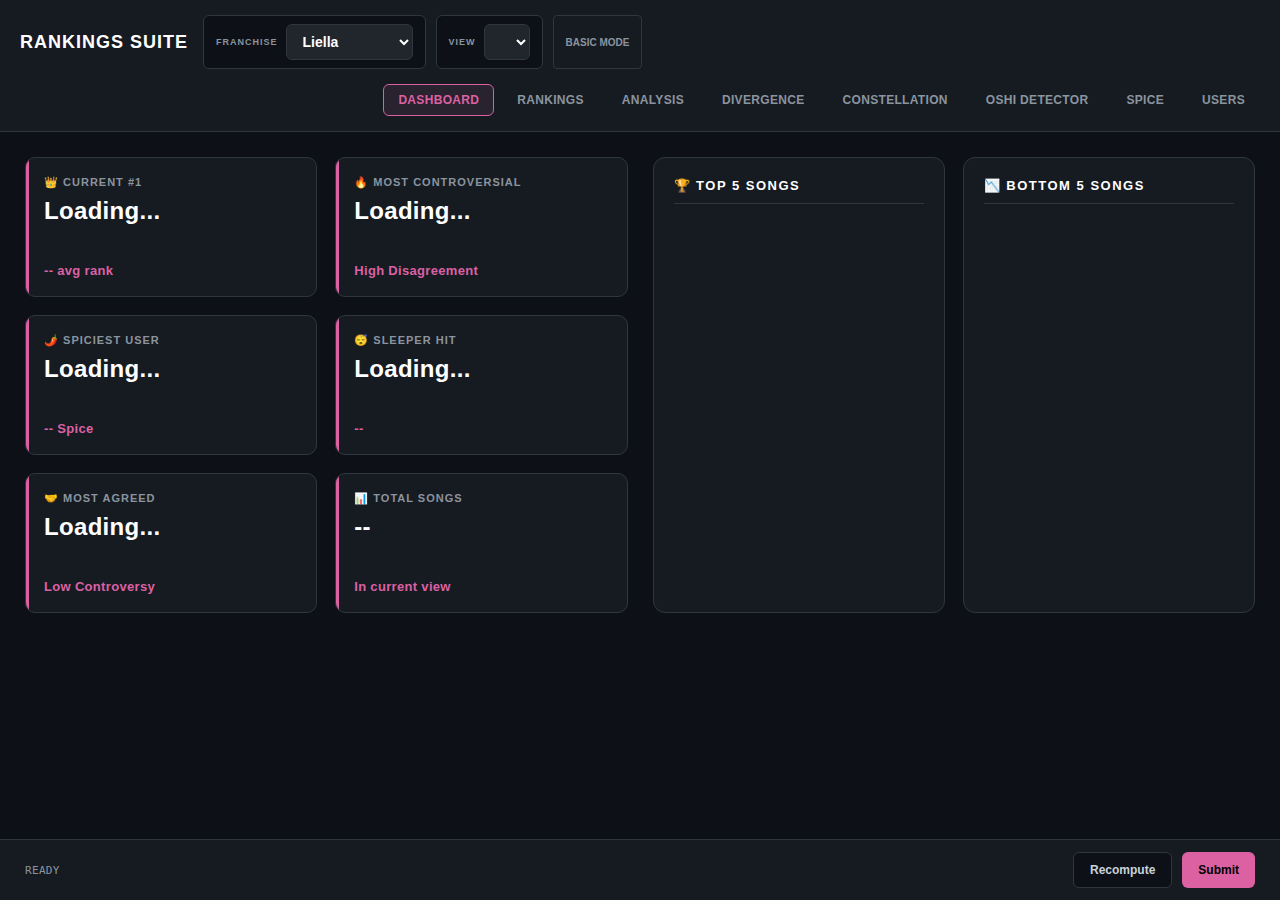
<file: index.html>
<!DOCTYPE html>
<html lang="en">

<head>
    <meta charset="UTF-8">
    <meta name="viewport" content="width=device-width, initial-scale=1.0, maximum-scale=1.0, user-scalable=no">
    <title>Master Rankings Suite</title>
    <style>
        :root {
            /* Premium Dark Theme */
            --bg: #0d1117;
            --card: #161b22;
            --border: #30363d;
            --pink: #db61a2;
            /* Softer premium pink */
            --green: #3fb950;
            --red: #f85149;
            --yellow: #d29922;
            --purple: #a371f7;
            --text: #c9d1d9;
            --muted: #8b949e;
            --font-size-base: 16px;
            /* Reset to standard accessible size */
        }

        /* ... Reset ... */

        body {
            font-family: 'Segoe UI', -apple-system, sans-serif;
            /* Cleaner font stack */
            background: var(--bg);
            color: var(--text);
            margin: 0;
            font-size: var(--font-size-base);
            min-height: 100vh;
            overflow-x: hidden;
            letter-spacing: 0.02em;
        }

        /* --- CONTROLS & HEADER --- */
        select {
            background: #21262d;
            /* Distinct background */
            color: #fff;
            border: 1px solid var(--border);
            border-radius: 6px;
            padding: 8px 12px;
            font-size: 14px;
            font-weight: 600;
            cursor: pointer;
            width: 100%;
        }

        /* Fix for invisible text in some browsers */
        option {
            background: var(--bg);
            color: var(--text);
        }

        /* --- LAYOUT --- */
        * {
            box-sizing: border-box;
        }

        header {
            background: var(--card);
            border-bottom: 1px solid var(--border);
            padding: 15px 20px;
            display: flex;
            flex-wrap: wrap;
            gap: 15px;
            align-items: center;
            position: sticky;
            top: 0;
            z-index: 100;
        }

        .header-left {
            display: flex;
            flex-wrap: wrap;
            gap: 15px;
            align-items: center;
        }

        h1 {
            font-size: 18px;
            margin: 0;
            color: #fff;
            letter-spacing: 1px;
            text-transform: uppercase;
        }

        .selector-group {
            display: flex;
            gap: 10px;
            flex-wrap: wrap;
        }

        .selector-wrapper {
            display: flex;
            align-items: center;
            gap: 8px;
            background: var(--bg);
            padding: 8px 12px;
            border-radius: 6px;
            border: 1px solid var(--border);
        }

        .selector-wrapper label {
            font-size: 9px;
            text-transform: uppercase;
            color: var(--muted);
            font-weight: 700;
            letter-spacing: 1px;
        }

        .nav {
            display: flex;
            gap: 8px;
            margin-left: auto;
            flex-wrap: wrap;
        }

        .nav-item {
            cursor: pointer;
            color: var(--muted);
            font-size: 12px;
            font-weight: 600;
            text-transform: uppercase;
            padding: 8px 14px;
            border-radius: 6px;
            background: transparent;
            border: 1px solid transparent;
            transition: all 0.2s ease;
        }

        .nav-item:hover {
            color: var(--text);
            background: rgba(255, 255, 255, 0.05);
        }

        .nav-item.active {
            color: var(--pink);
            background: rgba(219, 97, 162, 0.1);
            border-color: var(--pink);
        }

        /* --- MAIN CONTENT --- */
        main {
            padding: 25px;
            padding-bottom: 100px;
            max-width: 1800px;
            margin: 0 auto;
        }

        .grid {
            display: grid;
            grid-template-columns: 1fr;
            gap: 25px;
        }

        @media (min-width: 1200px) {
            .grid {
                grid-template-columns: repeat(2, 1fr);
            }
        }

        .card {
            background: var(--card);
            border: 1px solid var(--border);
            border-radius: 12px;
            padding: 20px;
            transition: border-color 0.2s ease;
        }

        .card:hover {
            border-color: #444c56;
        }

        h3 {
            margin: 0 0 15px 0;
            color: #fff;
            font-size: 13px;
            text-transform: uppercase;
            letter-spacing: 1.5px;
            padding-bottom: 10px;
            border-bottom: 1px solid var(--border);
        }

        /* --- TABLES --- */
        .table-container {
            overflow-x: auto;
        }

        table {
            width: 100%;
            border-collapse: collapse;
        }

        th {
            text-align: left;
            padding: 10px 8px;
            color: var(--muted);
            font-size: 10px;
            text-transform: uppercase;
            letter-spacing: 1px;
            border-bottom: 1px solid var(--border);
        }

        td {
            padding: 12px 8px;
            border-bottom: 1px solid rgba(48, 54, 61, 0.5);
            font-size: 14px;
            vertical-align: middle;
        }

        tr:hover td {
            background: rgba(255, 255, 255, 0.02);
        }

        .col-rank {
            width: 50px;
            font-weight: 800;
            color: var(--pink);
            font-family: 'Consolas', monospace;
        }

        .col-metric {
            width: 80px;
            text-align: right;
            font-family: 'Consolas', monospace;
            font-weight: 600;
        }

        .col-fight {
            width: 160px;
            font-size: 11px;
            color: var(--muted);
            font-style: italic;
        }

        /* --- MATRIX --- */
        #matrix-scroll-wrapper {
            overflow-x: auto;
        }

        #c-matrix {
            display: grid;
            gap: 2px;
            margin-top: 10px;
            width: fit-content;
        }

        .cell {
            aspect-ratio: 1;
            display: flex;
            align-items: center;
            justify-content: center;
            border-radius: 3px;
            font-size: 11px;
            font-weight: 700;
            min-width: 50px;
        }

        .m-label {
            font-size: 10px;
            color: var(--muted);
            padding: 8px;
            font-weight: 600;
            white-space: nowrap;
            overflow: hidden;
            text-overflow: ellipsis;
        }

        /* --- FOOTER --- */
        footer {
            position: fixed;
            bottom: 0;
            left: 0;
            width: 100%;
            background: var(--card);
            border-top: 1px solid var(--border);
            padding: 12px 25px;
            display: flex;
            align-items: center;
            justify-content: space-between;
            z-index: 100;
        }

        .footer-right {
            display: flex;
            gap: 10px;
        }

        .btn-footer {
            background: var(--bg);
            color: var(--text);
            border: 1px solid var(--border);
            padding: 10px 16px;
            border-radius: 6px;
            font-size: 12px;
            font-weight: 600;
            cursor: pointer;
            transition: all 0.2s ease;
        }

        .btn-footer:hover {
            background: var(--border);
        }

        .comp-tabs {
            display: flex;
            gap: 5px;
            margin-bottom: 15px;
            border-bottom: 1px solid var(--border);
            padding-bottom: 5px;
        }

        .comp-tab {
            padding: 6px 12px;
            font-size: 11px;
            font-weight: 700;
            color: var(--muted);
            cursor: pointer;
            border-radius: 4px;
            transition: all 0.2s;
            text-transform: uppercase;
            letter-spacing: 0.5px;
        }

        .comp-tab:hover {
            background: rgba(255, 255, 255, 0.05);
            color: #fff;
        }

        .comp-tab.active {
            background: var(--pink);
            color: #000;
        }

        .btn-submit-action {
            background: var(--pink);
            color: #000;
            border: none;
        }

        .btn-submit-action:hover {
            background: #e54d93;
        }

        #engine-log {
            font-size: 11px;
            font-family: 'Consolas', monospace;
            color: var(--muted);
        }

        .clickable-row:hover {
            background: rgba(255, 255, 255, 0.05);
        }

        .clickable-row:hover td {
            color: var(--pink) !important;
        }

        .axis-item {
            display: flex;
            justify-content: space-between;
            align-items: center;
            padding: 10px;
            background: var(--bg);
            border: 1px solid var(--border);
            border-radius: 6px;
            cursor: pointer;
            transition: all 0.2s;
            margin-bottom: 8px;
        }

        .axis-item:hover {
            border-color: var(--pink);
            background: rgba(219, 97, 162, 0.05);
        }

        .bar-bg {
            height: 18px;
            background: #21262d;
            border-radius: 4px;
            overflow: hidden;
        }

        .bar-fill {
            height: 100%;
            background: linear-gradient(90deg, var(--pink) 0%, var(--purple) 100%);
            border-radius: 4px;
            transition: width 0.5s ease;
        }

        /* --- DASHBOARD GRID --- */
        .dashboard-grid {
            display: grid;
            grid-template-columns: repeat(auto-fit, minmax(260px, 1fr));
            gap: 18px;
            margin-bottom: 25px;
        }

        .stat-card {
            background: var(--card);
            border: 1px solid var(--border);
            border-radius: 10px;
            padding: 18px;
            position: relative;
            overflow: hidden;
            display: flex;
            flex-direction: column;
            min-height: 140px;
            transition: all 0.2s ease;
        }

        .stat-card:hover {
            border-color: var(--pink);
            transform: translateY(-2px);
        }

        .stat-card::before {
            content: '';
            position: absolute;
            top: 0;
            left: 0;
            width: 3px;
            height: 100%;
            background: var(--pink);
        }

        .stat-label {
            font-size: 11px;
            text-transform: uppercase;
            color: var(--muted);
            letter-spacing: 1px;
            font-weight: 700;
            margin-bottom: 8px;
        }

        .stat-value {
            font-size: 24px;
            font-weight: 800;
            color: #fff;
            line-height: 1.2;
            margin-bottom: 4px;
        }

        .stat-sub {
            font-size: 13px;
            color: var(--pink);
            font-weight: 600;
            margin-top: auto;
        }

        /* --- SUBMISSION PAGE DESIGN --- */
        #submission-overlay {
            position: fixed;
            top: 0;
            left: 0;
            width: 100%;
            height: 100%;
            background: rgba(13, 17, 23, 0.98);
            display: none;
            justify-content: center;
            align-items: center;
            z-index: 2000;
            padding: 20px;
        }

        .modal-card {
            width: 100%;
            max-width: 900px;
            background: var(--card);
            border: 2px solid var(--border);
            border-radius: 20px;
            padding: 45px;
            position: relative;
            max-height: 95vh;
            overflow-y: auto;
            box-shadow: 0 20px 50px rgba(0, 0, 0, 0.5);
        }

        .close-btn {
            position: absolute;
            top: 25px;
            right: 25px;
            font-size: 36px;
            cursor: pointer;
            color: var(--muted);
            line-height: 1;
            transition: color 0.2s;
        }

        .close-btn:hover {
            color: var(--pink);
        }

        .form-group {
            margin-bottom: 25px;
        }

        .form-group label {
            display: block;
            margin-bottom: 12px;
            font-size: 14px;
            font-weight: 800;
            color: var(--text);
            text-transform: uppercase;
            letter-spacing: 1px;
        }

        .modal-select {
            width: 100%;
            background: #1c2128;
            border: 2px solid var(--pink);
            border-radius: 12px;
            color: #fff;
            padding: 18px;
            font-size: 22px;
            font-weight: bold;
            outline: none;
            appearance: none;
            background-image: url("data:image/svg+xml;charset=UTF-8,%3csvg xmlns='http://www.w3.org/2000/svg' viewBox='0 0 24 24' fill='none' stroke='white' stroke-width='2' stroke-linecap='round' stroke-linejoin='round'%3e%3cpolyline points='6 9 12 15 18 9'%3e%3c/polyline%3e%3c/svg%3e");
            background-repeat: no-repeat;
            background-position: right 20px center;
            background-size: 20px;
        }

        .modal-input,
        .modal-textarea {
            width: 100%;
            background: #1c2128;
            border: 2px solid var(--border);
            border-radius: 12px;
            color: #fff;
            padding: 18px;
            font-size: 20px;
            outline: none;
            transition: border-color 0.2s;
        }

        .modal-input:focus,
        .modal-textarea:focus {
            border-color: var(--pink);
            box-shadow: 0 0 10px rgba(248, 82, 173, 0.2);
        }

        .modal-textarea {
            height: 350px;
            font-family: monospace;
            font-size: 16px;
            line-height: 1.5;
        }

        .submit-btn {
            background: var(--pink);
            color: #000;
            font-weight: 900;
            border: none;
            padding: 22px;
            border-radius: 12px;
            width: 100%;
            cursor: pointer;
            text-transform: uppercase;
            font-size: 20px;
            letter-spacing: 1px;
            transition: transform 0.1s, opacity 0.2s;
        }

        .submit-btn:active {
            transform: scale(0.98);
        }

        .submit-btn:disabled {
            opacity: 0.5;
            cursor: not-allowed;
        }

        /* --- USERS PAGE STYLES --- */
        .user-grid {
            display: grid;
            grid-template-columns: repeat(auto-fill, minmax(380px, 1fr));
            gap: 20px;
        }

        .user-card {
            background: var(--card);
            border: 1px solid var(--border);
            border-radius: 12px;
            overflow: hidden;
            transition: all 0.3s ease;
        }

        .user-card:hover {
            border-color: var(--pink);
            transform: translateY(-2px);
            box-shadow: 0 8px 25px rgba(0, 0, 0, 0.3);
        }

        .user-header {
            display: flex;
            justify-content: space-between;
            align-items: center;
            padding: 18px 20px;
            background: linear-gradient(135deg, rgba(219, 97, 162, 0.1) 0%, transparent 100%);
            border-bottom: 1px solid var(--border);
        }

        .user-name {
            font-size: 18px;
            font-weight: 800;
            color: var(--pink);
        }

        .song-count {
            font-size: 12px;
            color: var(--muted);
            font-family: monospace;
            background: var(--bg);
            padding: 4px 10px;
            border-radius: 20px;
        }

        .user-insights {
            display: grid;
            grid-template-columns: 1fr 1fr;
            gap: 1px;
            background: var(--border);
            margin-bottom: 1px;
        }

        .insight-item {
            background: var(--card);
            padding: 12px 15px;
            font-size: 12px;
        }

        .insight-label {
            color: var(--muted);
            text-transform: uppercase;
            font-size: 9px;
            letter-spacing: 1px;
            margin-bottom: 3px;
        }

        .insight-value {
            color: #fff;
            font-weight: 600;
            white-space: nowrap;
            overflow: hidden;
            text-overflow: ellipsis;
        }

        .insight-value.green {
            color: var(--green);
        }

        .insight-value.yellow {
            color: var(--yellow);
        }

        .rankings-list {
            max-height: 400px;
            overflow-y: auto;
            padding: 15px;
        }

        .rankings-list::-webkit-scrollbar {
            width: 6px;
        }

        .rankings-list::-webkit-scrollbar-track {
            background: transparent;
        }

        .rankings-list::-webkit-scrollbar-thumb {
            background: var(--border);
            border-radius: 3px;
        }

        .rankings-list::-webkit-scrollbar-thumb:hover {
            background: var(--pink);
        }

        .rank-item {
            display: flex;
            align-items: center;
            gap: 12px;
            padding: 8px 10px;
            margin-bottom: 4px;
            background: var(--bg);
            border-radius: 6px;
            transition: all 0.15s ease;
        }

        .rank-item:hover {
            background: #21262d;
            padding-left: 14px;
        }

        .rank-item.top-3 {
            background: linear-gradient(90deg, rgba(219, 97, 162, 0.15) 0%, var(--bg) 100%);
        }

        .rank-number {
            font-size: 14px;
            font-weight: 800;
            color: var(--pink);
            min-width: 35px;
            text-align: right;
            font-family: 'Consolas', monospace;
        }

        .rank-number.gold {
            color: #ffd700;
        }

        .rank-number.silver {
            color: #c0c0c0;
        }

        .rank-number.bronze {
            color: #cd7f32;
        }

        .song-name {
            flex: 1;
            font-size: 13px;
            color: var(--text);
            white-space: nowrap;
            overflow: hidden;
            text-overflow: ellipsis;
        }

        .hidden {
            display: none !important;
        }
    </style>
</head>

<body>

    <header>
        <div class="header-left">
            <h1>Rankings Suite</h1>
            <div class="selector-group">
                <div class="selector-wrapper">
                    <label>Franchise</label>
                    <select id="view-franchise" onchange="changeFranchiseView()">
                        <option value="liella">Liella</option>
                        <option value="aqours">Aqours</option>
                        <option value="u's">u's</option>
                        <option value="nijigasaki">Nijigasaki</option>
                        <option value="hasunosora">Hasunosora</option>
                    </select>
                </div>
                <div class="selector-wrapper">
                    <label>View</label>
                    <select id="view-subgroup" onchange="changeSubgroupView()"></select>
                </div>
                <button id="mode-toggle" onclick="toggleAdvancedMode()"
                    style="padding:6px 12px; font-size:10px; font-weight:bold; text-transform:uppercase; background:transparent; border:1px solid var(--border); color:var(--muted); border-radius:4px; cursor:pointer;">
                    Basic Mode
                </button>
            </div>
        </div>
        <div class="nav">
            <div class="nav-item active" id="btn-dash" onclick="tab('dash')">Dashboard</div>
            <div class="nav-item" id="btn-leader" onclick="tab('leader')">Rankings</div>
            <div class="nav-item" id="btn-more" onclick="tab('more')">Analysis</div>
            <div class="nav-item" id="btn-opps" onclick="tab('opps')">Divergence</div>
            <div class="nav-item" id="btn-constellation" onclick="tab('constellation')">Constellation</div>
            <div class="nav-item" id="btn-oshi" onclick="tab('oshi')">Oshi Detector</div>
            <div class="nav-item" id="btn-spice" onclick="tab('spice')">Spice</div>
            <div class="nav-item" id="btn-users" onclick="tab('users')">Users</div>
        </div>
    </header>

    <main>
        <!-- DASHBOARD VIEW -->
        <div id="view-dash" class="grid">
            <div class="dashboard-grid" id="dashboard-stats">
                <div class="stat-card">
                    <div class="stat-label">👑 Current #1</div>
                    <div class="stat-value" id="d-top-song">Loading...</div>
                    <div class="stat-sub" id="d-top-score">-- avg rank</div>
                </div>
                <div class="stat-card">
                    <div class="stat-label">🔥 Most Controversial</div>
                    <div class="stat-value" id="d-cont-song">Loading...</div>
                    <div class="stat-sub" id="d-cont-score">High Disagreement</div>
                </div>
                <div class="stat-card">
                    <div class="stat-label">🌶️ Spiciest User</div>
                    <div class="stat-value" id="d-spice-user">Loading...</div>
                    <div class="stat-sub" id="d-spice-val">-- Spice</div>
                </div>
                <div class="stat-card">
                    <div class="stat-label">😴 Sleeper Hit</div>
                    <div class="stat-value" id="d-sleep-song">Loading...</div>
                    <div class="stat-sub" id="d-sleep-user">--</div>
                </div>
                <div class="stat-card">
                    <div class="stat-label">🤝 Most Agreed</div>
                    <div class="stat-value" id="d-agreed-song">Loading...</div>
                    <div class="stat-sub" id="d-agreed-score">Low Controversy</div>
                </div>
                <div class="stat-card">
                    <div class="stat-label">📊 Total Songs</div>
                    <div class="stat-value" id="d-total-songs">--</div>
                    <div class="stat-sub">In current view</div>
                </div>
            </div>

            <div class="dashboard-grid">
                <div class="card">
                    <h3>🏆 Top 5 Songs</h3>
                    <div class="table-container" id="c-dash-top5"></div>
                </div>
                <div class="card">
                    <h3>📉 Bottom 5 Songs</h3>
                    <div class="table-container" id="c-dash-bottom5"></div>
                </div>
            </div>


        </div>

        <!-- FULL RANKINGS VIEW -->
        <div id="view-leader" class="card hidden">
            <h3>Full Community Consensus</h3>
            <p style="font-size:11px; color:var(--muted); margin-bottom:15px;">Click any song to see ranking
                distribution</p>
            <div class="table-container" id="c-leaderboard"></div>
        </div>

        <!-- SONG DISTRIBUTION MODAL -->
        <div id="song-modal" class="hidden"
            style="position:fixed; top:0; left:0; right:0; bottom:0; background:rgba(0,0,0,0.85); z-index:1000; display:flex; align-items:center; justify-content:center;"
            onclick="closeSongModal(event)">
            <div class="card"
                style="max-width:900px; width:95%; max-height:85vh; padding:0; display:flex; flex-direction:column;"
                onclick="event.stopPropagation()">
                <div
                    style="display:flex; justify-content:space-between; align-items:center; padding:20px 25px; border-bottom:1px solid var(--border);">
                    <h3 id="song-modal-title" style="margin:0; border:none; font-size:18px; color:var(--pink);">Song
                        Distribution</h3>
                    <button onclick="closeSongModal()"
                        style="background:none; border:none; color:var(--muted); font-size:24px; cursor:pointer;">&times;</button>
                </div>
                <div id="song-modal-content" style="padding:25px; overflow-y:auto; flex:1;"></div>
            </div>
        </div>
        </div>

        <!-- ANALYSIS VIEW -->
        <div id="view-more" class="hidden"
            style="display:grid; grid-template-columns:repeat(auto-fit, minmax(280px, 1fr)); gap:20px; align-items:start;">
            <!-- Row 1: The "Personal Opinions" & "Controversy" Line -->
            <div class="card">
                <h3 onclick="showMetricExplanation('disputed')"
                    style="cursor:help; border-bottom:1px dashed var(--muted);">Most Disputed ℹ️</h3>
                <div class="table-container" id="c-disputed"></div>
            </div>
            <div class="card">
                <h3 onclick="showMetricExplanation('sleeper')"
                    style="cursor:help; border-bottom:1px dashed var(--muted);">Sleeper Picks ℹ️</h3>
                <div class="table-container" id="c-sleeper"></div>
            </div>
            <div class="card">
                <h3 onclick="showMetricExplanation('haters')"
                    style="cursor:help; border-bottom:1px dashed var(--muted);">Hot Takes ℹ️</h3>
                <div class="table-container" id="c-haters"></div>
            </div>
            <div class="card">
                <h3 onclick="showMetricExplanation('controversy')"
                    style="cursor:help; border-bottom:1px dashed var(--muted);">Controversial Tracks ℹ️</h3>
                <div class="table-container" id="c-controversy"></div>
            </div>

            <!-- Row 2: Community Trends -->
            <div class="card" style="grid-column: span 2;">
                <h3 onclick="showMetricExplanation('consistent')"
                    style="cursor:help; border-bottom:1px dashed var(--muted);">Consistent Tracks (Consensus) ℹ️</h3>
                <div class="table-container" id="c-consistent"></div>
            </div>

            <!-- Row 3: Universal (Full Span) -->
            <div class="card" style="grid-column: 1 / -1;">
                <h3>Top/Bottom 10</h3>
                <div class="table-container" id="c-universal"></div>
            </div>

            <!-- Row 4: Secondary Metrics -->
            <div class="card" style="grid-column: span 2;">
                <h3 onclick="showMetricExplanation('subunits')"
                    style="cursor:help; border-bottom:1px dashed var(--muted);">Subunit Power Rankings ℹ️</h3>
                <div class="table-container" id="c-subunits"></div>
            </div>
            <div class="card" style="grid-column: span 2;">
                <h3 onclick="showMetricExplanation('outliers')"
                    style="cursor:help; border-bottom:1px dashed var(--muted);">Outliers (Spice Meter) ℹ️</h3>
                <div class="table-container" id="c-outliers"></div>
            </div>
        </div>

        <!-- DIVERGENCE VIEW -->
        <div id="view-opps" class="card hidden">
            <h3>User Divergence Matrix</h3>
            <div id="matrix-scroll-wrapper">
                <div id="c-matrix"></div>
            </div>
        </div>

        <!-- SPICE VIEW -->
        <div id="view-spice" class="card hidden">
            <h3>Global Spice Breakdown</h3>
            <div id="c-spice"></div>
        </div>

        <!-- VIEW: CONSTELLATION -->
        <div id="view-constellation" class="card hidden">
            <h3 style="border:none; margin-bottom:10px; text-align:center;">🌌 Taste Constellation</h3>
            <div style="font-size:12px; color:var(--muted); margin-bottom:15px; text-align:center;"
                id="constellation-desc">
                Visualizing 147-dimensional taste differences in 2D space.
                <button id="toggle-3d" onclick="toggle3D()"
                    style="margin-left:10px; padding:4px 10px; font-size:10px; font-weight:bold; vertical-align:middle; background:transparent; border:1px solid var(--pink); color:var(--pink); border-radius:4px; cursor:pointer; text-transform:uppercase;">Switch
                    to 3D</button>
            </div>

            <canvas id="taste-canvas"
                style="width:100%; height:600px; background: radial-gradient(circle at center, #1b2028 0%, #0d1117 100%); border-radius:12px; border:1px solid var(--border); margin-bottom:30px;"></canvas>

            <!-- LAYMAN EXPLANATION -->
            <div
                style="background:rgba(255,255,255,0.03); border-radius:12px; padding:25px; border:1px solid var(--border);">
                <h4 style="margin-top:0; color:var(--pink);">How to read this graph</h4>
                <p style="font-size:14px; color:#ccc; line-height:1.6; margin-bottom:20px;">
                    This map visualizes the "Social Geography" of taste.
                    <b>Distance = Disagreement</b>. The further apart two users are, the more they disagree on
                    rankings.
                </p>

                <div style="display:grid; grid-template-columns: repeat(auto-fit, minmax(280px, 1fr)); gap:25px;">
                    <!-- Concept 1: The Main Divide -->
                    <!-- Concept 1: The Main Divide -->
                    <div>
                        <strong
                            style="color:#fff; display:block; margin-bottom:8px; border-bottom:1px solid var(--pink); padding-bottom:5px;">1.
                            The Main Divide (X-Axis)</strong>
                        <p style="font-size:13px; color:var(--muted); margin:0;">
                            This line represents the <b>single biggest difference</b> in opinion across the whole
                            group.
                            <br><br>
                            <b style="color:var(--pink); cursor:pointer;">Click the "X" Label</b> on the graph to
                            see exactly which songs are causing this split.
                            (Usually, people on the left love a certain style, while people on the right prefer
                            another).
                        </p>
                    </div>

                    <!-- Concept 2: The Nuance -->
                    <div>
                        <strong
                            style="color:#fff; display:block; margin-bottom:8px; border-bottom:1px solid var(--pink); padding-bottom:5px;">2.
                            The Nuance (Y-Axis)</strong>
                        <p style="font-size:13px; color:var(--muted); margin:0;">
                            This difference distinguishes people who might agree on the big stuff but disagree on
                            specific details.
                            <br><br>
                            <b style="color:var(--pink); cursor:pointer;">Click the "Y" Label</b> to see the songs
                            driving these finer distinctions.
                        </p>
                    </div>

                    <!-- Concept 3: The Layout -->
                    <div>
                        <strong
                            style="color:#fff; display:block; margin-bottom:8px; border-bottom:1px solid var(--pink); padding-bottom:5px;">3.
                            The Layout</strong>
                        <p style="font-size:13px; color:var(--muted); margin:0;">
                            <b>Distance &approx; Disagreement</b>.<br>
                            Users close together typically share very similar tastes. Users far apart rarely agree.
                            Look for clusters!
                        </p>
                    </div>
                </div>
            </div>
        </div>

        <!-- VIEW: OSHI DETECTOR -->
        <div id="view-oshi" class="card hidden">
            <h3 style="border:none; margin-bottom:10px; text-align: center;">💖 Oshi Detector</h3>
            <div style="font-size:12px; color:var(--muted); margin-bottom:15px; text-align: center;">Who do you
                <i>really</i> love the most? (Based on average rank)
            </div>
            <div style="display:flex; gap:10px; align-items:center; justify-content:center; margin-bottom:15px;">
                <select id="bias-user"
                    style="width:200px; padding:10px; background:var(--card); border:1px solid var(--border); color:#fff; border-radius:6px;"></select>
                <button class="btn-footer btn-submit-action" onclick="analyzeBias()"
                    style="padding:10px 20px;">Detect</button>
            </div>
            <div id="bias-results" class="grid"
                style="grid-template-columns: repeat(auto-fit, minmax(180px, 1fr)); gap:15px;"></div>
        </div>

        <script>

        </script>

        <!-- USERS VIEW -->
        <div id="view-users" class="hidden">
            <div id="users-stats-container"></div>
            <div id="users-content">
                <div style="text-align: center; padding: 80px 20px; font-size: 18px; color: var(--muted);">
                    Loading user rankings...
                </div>
            </div>
        </div>
    </main>

    <!-- UPDATED SUBMISSION OVERLAY -->
    <div id="submission-overlay">
        <div class="modal-card">
            <span class="close-btn" onclick="toggleSubmission(false)">&times;</span>
            <h3 style="font-size: 24px; margin-bottom: 30px; border:none;">Rankings Submission</h3>

            <div class="form-group">
                <label>1. Select Franchise</label>
                <select id="sub-franchise" class="modal-select">
                    <option value="liella">Liella</option>
                    <option value="aqours">Aqours</option>
                    <option value="u's">u's</option>
                    <option value="nijigasaki">Nijigasaki</option>
                    <option value="hasunosora">Hasunosora</option>
                </select>
            </div>

            <div class="form-group">
                <label>2. Your Name</label>
                <input type="text" id="in-user" class="modal-input" placeholder="Username">
            </div>

            <div class="form-group">
                <label>3. Ranked List (Format: 1. Song - Artist)</label>
                <textarea id="in-list" class="modal-textarea"
                    placeholder="1. Starlight Prologue - Liella!&#10;2. 始まりは君の空 - Liella!"></textarea>
            </div>

            <button class="submit-btn" id="submit-btn-real" onclick="postSubmission()">Post My Rankings</button>
            <div id="submit-log" style="margin-top:20px; font-size:16px;"></div>
        </div>
    </div>

    <footer>
        <div class="footer-left">
            <div id="engine-log">READY</div>
        </div>
        <div class="footer-right">
            <button class="btn-footer" onclick="recompute()">Recompute</button>
            <button class="btn-footer btn-submit-action" onclick="toggleSubmission(true)">Submit</button>
        </div>
    </footer>

    <script>
        const API = "http://localhost:8000/api/v1";
        let activeTab = 'dash', allSubgroups = [];

        // Data cache to prevent redundant API calls
        let dataCache = { key: '', ranks: null, cont: null, takes: null, spice: null, loaded: false };

        // Basic/Advanced Mode Toggle
        window.advancedMode = false;
        function toggleAdvancedMode() {
            window.advancedMode = !window.advancedMode;
            const btn = document.getElementById('mode-toggle');
            if (window.advancedMode) {
                btn.innerHTML = 'Advanced Mode';
                btn.style.background = 'var(--pink)';
                btn.style.color = '#000';
                btn.style.borderColor = 'var(--pink)';
            } else {
                btn.innerHTML = 'Basic Mode';
                btn.style.background = 'transparent';
                btn.style.color = 'var(--muted)';
                btn.style.borderColor = 'var(--border)';
            }
            // Re-render current tab with new limits
            if (dataCache.loaded) {
                renderCurrentTab();
            }
        }

        // Helper to get list limit based on mode
        function getLimit(basic, advanced) {
            return window.advancedMode ? advanced : basic;
        }

        async function init() {
            await fetchMasterSubgroups();
            tab('dash'); // Force dashboard view logic on startup
        }

        async function fetchMasterSubgroups() {
            const franchises = ["liella", "aqours", "u's", "nijigasaki", "hasunosora"];
            const results = await Promise.all(franchises.map(f => fetch(`${API}/subgroups?franchise=${f}`).then(r => r.json()).catch(() => [])));
            allSubgroups = results.flat();
            updateSubgroupDropdown();
        }

        function updateSubgroupDropdown() {
            const f = document.getElementById('view-franchise').value, sel = document.getElementById("view-subgroup");
            const filtered = allSubgroups.filter(sg => sg.franchise === f);
            sel.innerHTML = filtered.map(s => `<option value="${s.name}">${s.name}</option>`).join("");
            if (filtered.some(s => s.name === "All Songs")) sel.value = "All Songs";
            else if (filtered.length > 0) sel.selectedIndex = 0;
        }

        function changeFranchiseView() {
            dataCache = { key: '', ranks: null, cont: null, takes: null, spice: null, loaded: false }; // Clear cache
            wipeUI();
            updateSubgroupDropdown();
            syncData(true); // Force fetch
        }

        function changeSubgroupView() {
            dataCache = { key: '', ranks: null, cont: null, takes: null, spice: null, loaded: false }; // Clear cache
            wipeUI();
            syncData(true); // Force fetch
        }

        function wipeUI() {
            const ids = ['c-leaderboard', 'c-universal', 'c-disputed', 'c-subunits', 'c-controversy', 'c-sleeper', 'c-consistent', 'c-outliers', 'c-matrix', 'c-spice', 'c-dash-top5', 'c-dash-bottom5', 'duel-disputes', 'match-results'];
            ids.forEach(id => { const el = document.getElementById(id); if (el) el.innerHTML = "Refreshing..."; });
            ['d-top-song', 'd-cont-song', 'd-spice-user', 'd-sleep-song', 'd-agreed-song', 'd-total-songs'].forEach(id => document.getElementById(id).innerHTML = "...");
            const dr = document.getElementById('duel-results');
            if (dr) dr.classList.add('hidden');
        }

        function tab(name) {
            activeTab = name;
            document.querySelectorAll('.nav-item').forEach(i => i.classList.remove('active'));
            document.getElementById(`btn-${name}`).classList.add('active');
            document.querySelectorAll('main > div').forEach(v => v.classList.add('hidden'));
            document.getElementById(`view-${name}`).classList.remove('hidden');
            syncData(false); // Don't force, use cache if available
        }

        async function syncData(forceFetch = false) {
            const sub = document.getElementById('view-subgroup').value, f = document.getElementById('view-franchise').value;
            if (!sub) return;

            // Priority fetch for Constellation to ensure immediate refresh
            if (activeTab === 'constellation') {
                try {
                    const res = await fetch(`${API}/analysis/divergence?franchise=${encodeURIComponent(f)}&subgroup=${encodeURIComponent(sub)}`);
                    const data = await res.json();
                    if (data && data.matrix) initConstellation(data);
                } catch (e) { console.error("Constellation load error:", e); }
                // Do not return, let standard data load proceed
            }

            const cacheKey = `${f}|${sub}`;
            let ranks, cont, takes, spice;

            // Check if we have cached data for this franchise/subgroup
            if (!forceFetch && dataCache.loaded && dataCache.key === cacheKey) {
                // Use cached data
                ranks = dataCache.ranks;
                cont = dataCache.cont;
                takes = dataCache.takes;
                spice = dataCache.spice;
            } else {
                // Fetch fresh data
                try {
                    [ranks, cont, takes, spice] = await Promise.all([
                        fetch(`${API}/analysis/rankings?franchise=${f}&subgroup=${sub}`).then(r => r.ok ? r.json() : null),
                        fetch(`${API}/analysis/controversy?franchise=${f}&subgroup=${sub}`).then(r => r.ok ? r.json() : null),
                        fetch(`${API}/analysis/takes?franchise=${f}&subgroup=${sub}`).then(r => r.ok ? r.json() : null),
                        fetch(`${API}/analysis/spice?franchise=${f}`).then(r => r.ok ? r.json() : null)
                    ]);

                    // Store in cache
                    dataCache = { key: cacheKey, ranks, cont, takes, spice, loaded: true };
                } catch (e) {
                    console.error('Fetch error:', e);
                    return;
                }
            }

            if (!ranks || !ranks.rankings) return;

            // Always update Dashboard Stats (if available)
            updateDashboard(ranks.rankings, cont?.results, takes?.takes, spice?.results);

            // Always render full leaderboard data in background (so it's ready)
            renderLeaderboard(ranks.rankings);

            // Conditional rendering for active tabs to save DOM cycles
            if (activeTab === 'more') {
                renderUniversal(ranks.rankings, cont?.results || []); renderDisputed(takes?.takes || []);
                renderSubunitPopularity(ranks.rankings, cont?.results || [], f); renderControversy(cont?.results || []);
                renderConsistent(cont?.results || []); renderSleepers(takes?.takes || []);
                renderHaters(takes?.takes || []); renderOutliers(spice?.results || []);
            }
            if (activeTab === 'opps') renderMatrix(sub, f);
            if (activeTab === 'spice') renderSpice(spice?.results || []);

            // New Tab Logic (Constellation handled at top)
            if (activeTab === 'oshi') fetchUserList();
            if (activeTab === 'users') loadUsers();

            // Render dashboard constellation when on dashboard tab
            if (activeTab === 'dash') {
                // (Constellation removed via user request)
            }
        }

        // Re-render current tab with cached data (used when mode changes)
        function renderCurrentTab() {
            if (!dataCache.loaded) return;
            const { ranks, cont, takes, spice } = dataCache;
            const f = document.getElementById('view-franchise').value;
            const sub = document.getElementById('view-subgroup').value;

            if (ranks?.rankings) {
                updateDashboard(ranks.rankings, cont?.results, takes?.takes, spice?.results);
                renderLeaderboard(ranks.rankings);
            }
            if (activeTab === 'more' && ranks?.rankings) {
                renderUniversal(ranks.rankings, cont?.results || []);
                renderDisputed(takes?.takes || []);
                renderSubunitPopularity(ranks.rankings, cont?.results || [], f);
                renderControversy(cont?.results || []);
                renderConsistent(cont?.results || []);
                renderSleepers(takes?.takes || []);
                renderHaters(takes?.takes || []);
                renderOutliers(spice?.results || []);
            }
            if (activeTab === 'opps') renderMatrix(sub, f);
            if (activeTab === 'spice') renderSpice(spice?.results || []);
            if (activeTab === 'constellation' || activeTab === 'oshi') fetchUserList();
        }


        function updateDashboard(ranks, cont, takes, spice) {
            // 1. Top Song
            if (ranks.length > 0) {
                const top = ranks[0];
                document.getElementById('d-top-song').innerHTML = `<span onclick="showSongDistribution('${top.song_name.replace(/'/g, "\\'")}')" style="cursor:pointer;" class="song-link">${truncate(top.song_name, 22)}</span>`;
                document.getElementById('d-top-score').innerHTML = `${top.average} avg rank`;

                // Total songs count
                document.getElementById('d-total-songs').innerHTML = ranks.length;

                // Render Top 5 and Bottom 5
                renderDashTop5(ranks.slice(0, 5));
                renderDashBottom5(ranks.slice(-5).reverse());
            }

            // 2. Controversial
            if (cont && cont.length > 0) {
                const c = cont[0];
                document.getElementById('d-cont-song').innerHTML = `<span onclick="showSongDistribution('${c.song_name.replace(/'/g, "\\'")}')" style="cursor:pointer;" class="song-link">${truncate(c.song_name, 22)}</span>`;
                document.getElementById('d-cont-score').innerHTML = `${c.controversy_score} score`;

                // Most Agreed (lowest controversy)
                const agreed = [...cont].sort((a, b) => a.controversy_score - b.controversy_score)[0];
                if (agreed) {
                    document.getElementById('d-agreed-song').innerHTML = `<span onclick="showSongDistribution('${agreed.song_name.replace(/'/g, "\\'")}')" style="cursor:pointer;" class="song-link">${truncate(agreed.song_name, 22)}</span>`;
                    document.getElementById('d-agreed-score').innerHTML = `${agreed.controversy_score} score`;
                }
            }

            // 3. Spiciest User
            if (spice && spice.length > 0) {
                const s = spice[0];
                document.getElementById('d-spice-user').innerHTML = s.username;
                document.getElementById('d-spice-val').innerHTML = `${s.global_spice} spice`;
            }

            // 4. Sleeper Hit
            if (takes && takes.length > 0) {
                const sleeper = [...takes].sort((a, b) => a.score - b.score)[0];
                if (sleeper && sleeper.score < 0) {
                    document.getElementById('d-sleep-song').innerHTML = `<span onclick="showSongDistribution('${sleeper.song_name.replace(/'/g, "\\'")}')" style="cursor:pointer;" class="song-link">${truncate(sleeper.song_name, 22)}</span>`;
                    document.getElementById('d-sleep-user').innerHTML = `Loved by ${sleeper.username}`;
                }
            }
        }

        function truncate(str, len) {
            return str.length > len ? str.substring(0, len) + '…' : str;
        }

        function renderDashTop5(ranks) {
            const el = document.getElementById('c-dash-top5');
            if (!el) return;
            el.innerHTML = `<table>` +
                ranks.map((s, i) => `
                    <tr onclick="showSongDistribution('${s.song_name.replace(/'/g, "\\'")}')" style="cursor:pointer;" class="clickable-row">
                        <td class="col-rank" style="color:${i === 0 ? '#ffd700' : i === 1 ? '#c0c0c0' : i === 2 ? '#cd7f32' : 'var(--pink)'}">#${i + 1}</td>
                        <td>${s.song_name}</td>
                        <td class="col-metric" style="color:var(--green)">${s.average}</td>
                    </tr>
                `).join('') + `</table>`;
        }

        function renderDashBottom5(ranks) {
            const el = document.getElementById('c-dash-bottom5');
            if (!el) return;
            const total = parseInt(document.getElementById('d-total-songs')?.innerHTML) || 100;
            el.innerHTML = `<table>` +
                ranks.map((s, i) => `
                    <tr onclick="showSongDistribution('${s.song_name.replace(/'/g, "\\'")}')" style="cursor:pointer;" class="clickable-row">
                        <td class="col-rank">#${total - i}</td>
                        <td>${s.song_name}</td>
                        <td class="col-metric" style="color:var(--red)">${s.average}</td>
                    </tr>
                `).join('') + `</table>`;
        }


        function renderLeaderboard(ranks) {
            // Always show full list in Rankings tab - clickable for distribution
            document.getElementById('c-leaderboard').innerHTML = `<table><colgroup><col class="col-rank"><col><col class="col-metric"><col class="col-metric"></colgroup><tr><th>#</th><th>Song Name</th><th>Avg</th><th>Pts</th></tr>` +
                ranks.map((s, i) => `<tr onclick="showSongDistribution('${s.song_name.replace(/'/g, "\\'")}')" style="cursor:pointer;" class="clickable-row"><td class="col-rank">${i + 1}</td><td>${s.song_name}</td><td class="col-metric" style="color:var(--pink)">${s.average}</td><td class="col-metric">${s.points}</td></tr>`).join('') + `</table>`;
        }

        function closeSongModal(event) {
            if (event && event.target.id !== 'song-modal') return;
            document.getElementById('song-modal').classList.add('hidden');
            document.getElementById('song-modal').style.display = 'none';
        }

        async function showSongDistribution(songName) {
            const modal = document.getElementById('song-modal');
            const content = document.getElementById('song-modal-content');
            document.getElementById('song-modal-title').textContent = songName;
            modal.classList.remove('hidden');
            modal.style.display = 'flex';
            content.innerHTML = 'Loading distribution...';

            try {
                const f = document.getElementById('view-franchise').value;
                const sub = document.getElementById('view-subgroup').value;
                const res = await fetch(`${API}/analysis/divergence?franchise=${f}&subgroup=${sub}`);
                const data = await res.json();

                // Get song rankings from cached data or fetch
                const songId = Object.keys(data.song_names).find(id => data.song_names[id] === songName);
                if (!songId || !data.rankings[songId]) {
                    content.innerHTML = 'No ranking data available for this song.';
                    return;
                }

                const userRanks = data.rankings[songId];
                const users = Object.keys(userRanks).sort();
                const ranks = users.map(u => userRanks[u]);
                const mean = ranks.reduce((a, b) => a + b, 0) / ranks.length;
                const std = Math.sqrt(ranks.reduce((sum, r) => sum + Math.pow(r - mean, 2), 0) / ranks.length);
                const minRank = 1;
                const maxRank = Object.keys(data.song_names).length;
                const range = (maxRank - minRank) || 1;

                // Create number line visualization
                content.innerHTML = `
                    <div style="margin-bottom:25px; text-align:center;">
                        <div style="display:inline-flex; gap:40px; font-size:15px;">
                            <div class="stat-item"><span style="color:var(--muted); font-size:11px; display:block; text-transform:uppercase;">Community Mean</span> <span style="font-weight:900; color:var(--pink); font-size:22px;">#${mean.toFixed(1)}</span></div>
                            <div class="stat-item"><span style="color:var(--muted); font-size:11px; display:block; text-transform:uppercase;">Std Deviation</span> <span style="font-weight:900; color:#fff; font-size:22px;">${std.toFixed(2)}</span></div>
                            <div class="stat-item"><span style="color:var(--muted); font-size:11px; display:block; text-transform:uppercase;">Total Voters</span> <span style="font-weight:900; color:#fff; font-size:22px;">${users.length}</span></div>
                        </div>
                    </div>
                    
                    <div style="position:relative; height:120px; border-radius:12px; margin:30px 0; border:1px solid var(--border); background:#0d1117; overflow:hidden;">
                        <!-- Selection Area Coloration (Constrained to Data Range) -->
                         <div style="position:absolute; top:0; bottom:0; left:25px; right:25px; background:linear-gradient(90deg, rgba(63,185,80,0.1) 0%, rgba(219,97,162,0.1) 50%, rgba(248,81,73,0.1) 100%); border-left:1px solid rgba(255,255,255,0.1); border-right:1px solid rgba(255,255,255,0.1);"></div>

                        <!-- Main line (Visual Only, centered in the data range) -->
                        <div style="position:absolute; top:65px; left:25px; right:25px; height:2px; background:rgba(255,255,255,0.1);"></div>
                        
                        <!-- Mean marker -->
                        <div style="position:absolute; top:35px; left:calc(25px + ${(mean - minRank) / range} * (100% - 50px)); transform:translateX(-50%); text-align:center; z-index:5;">
                            <div style="font-size:9px; color:var(--pink); font-weight:900; letter-spacing:1px; margin-bottom:2px;">AVG</div>
                            <div style="width:2px; height:50px; background:var(--pink); margin:0 auto; box-shadow:0 0 10px var(--pink);"></div>
                        </div>

                        <!-- Std dev range box -->
                        <div style="position:absolute; top:60px; height:10px; background:rgba(219,97,162,0.25); border:1px border var(--pink); border-radius:4px; 
                            left:calc(25px + ${Math.max(0, (mean - std - minRank) / range)} * (100% - 50px)); 
                            width:calc(${(2 * std) / range} * (100% - 50px)); z-index:2;"></div>

                        <!-- User dots -->
                        ${users.map((user, i) => {
                    const rank = userRanks[user];
                    const pct = (rank - minRank) / range;
                    const color = rank < (mean - 2) ? 'var(--green)' : rank > (mean + 2) ? 'var(--red)' : 'var(--pink)';
                    return `<div title="${user}: #${rank}" 
                                style="position:absolute; top:58px; left:calc(25px + ${pct} * (100% - 50px)); transform:translateX(-50%); 
                                width:16px; height:16px; background:${color}; border-radius:50%; border:2px solid #fff; cursor:pointer; z-index:${10 + i}; transition:all 0.2s;"
                                onmouseover="this.style.transform='translateX(-50%) scale(1.4)'; this.style.zIndex='100';"
                                onmouseout="this.style.transform='translateX(-50%) scale(1)'; this.style.zIndex='${10 + i}';"
                                onclick="event.stopPropagation(); showUserComparison('${user}', '${user}')"></div>`;
                }).join('')}

                        <!-- Tick marks -->
                        ${[minRank, Math.round(minRank + range * 0.25), Math.round(minRank + range * 0.5), Math.round(minRank + range * 0.75), maxRank].filter((v, i, a) => a.indexOf(v) === i).map(tick => {
                    const pct = (tick - minRank) / range;
                    return `
                            <div style="position:absolute; top:67px; left:calc(25px + ${pct} * (100% - 50px)); transform:translateX(-50%); text-align:center;">
                                <div style="width:1px; height:10px; background:var(--muted); opacity:0.5;"></div>
                                <div style="font-size:11px; font-weight:700; color:var(--muted); margin-top:4px;">${tick}</div>
                            </div>
                        `;
                }).join('')}
                    </div>
                    <div style="display:flex; justify-content:space-between; margin-top:-10px; padding:0 25px;">
                         <div style="font-size:10px; color:var(--green); font-weight:800; text-transform:uppercase;">← High Rank (Love)</div>
                         <div style="font-size:10px; color:var(--red); font-weight:800; text-transform:uppercase;">Low Rank (Hate) →</div>
                    </div>

                    <div style="margin-top:35px;"><h4 style="margin-bottom:15px; font-size:14px; text-transform:uppercase; letter-spacing:1px; color:var(--muted);">Voter Breakdown</h4>
                        <div style="display:grid; grid-template-columns:repeat(auto-fill, minmax(140px, 1fr)); gap:10px;">
                            ${users.sort((a, b) => userRanks[a] - userRanks[b]).map(u => `
                                <div style="padding:10px 12px; background:var(--card); border:1px solid var(--border); border-radius:8px; display:flex; justify-content:space-between; align-items:center; cursor:pointer;" onclick="showUserComparison('${u}', '${u}')">
                                    <span style="font-size:12px; font-weight:600;">${u.substring(0, 10)}</span>
                                    <span style="font-weight:900; color:var(--pink); font-family:monospace;">#${userRanks[u]}</span>
                                </div>
                            `).join('')}
                        </div>
                    </div>
                `;
            } catch (e) {
                console.error(e);
                content.innerHTML = 'Error loading distribution data.';
            }
        }

        async function showUserComparison(u1, u2) {
            const modal = document.getElementById('song-modal');
            const content = document.getElementById('song-modal-content');
            document.getElementById('song-modal-title').textContent = u1 === u2 ? 'Self-Reflection' : `${u1} vs ${u2}`;
            modal.classList.remove('hidden');
            modal.style.display = 'flex';

            if (u1 === u2) {
                content.innerHTML = `
                    <div style="text-align:center; padding:40px 20px; font-style:italic;">
                        <p style="font-size:18px; line-height:1.6; color:#fff;">
                            "Now you're tired of fighting (Fighting)<br>
                            Tired of fighting, fighting yourself"
                        </p>
                        <p style="font-size:14px; color:var(--muted); margin-top:15px;">— Matt Bellamy</p>
                    </div>
                `;
                return;
            }

            content.innerHTML = '<div style="padding:20px;">Loading comparison...</div>';

            try {
                const f = document.getElementById('view-franchise').value, sub = document.getElementById('view-subgroup').value;
                const r = await fetch(`${API}/analysis/head-to-head?franchise=${f}&subgroup=${sub}&user_a=${u1}&user_b=${u2}`);
                const data = await r.json();

                const n = data.diffs.length;
                // Calculate Raw RMS
                const rawRms = Math.sqrt(data.diffs.reduce((s, d) => s + Math.pow(d.diff, 2), 0) / n);
                // Normalize: Divide by (N-1) to get approx 0-1 range, then * 100 for percentage
                // Note: For random uniform rankings, expected absolute rank diff is N/3.
                // Standardizing against N-1 is a simple way to make it roughly scale-invariant.
                const rms = ((rawRms / Math.max(1, n - 1)) * 100).toFixed(1);

                window.__compData = { u1, u2, diffs: data.diffs, rms, rawRms: rawRms.toFixed(2), activeTab: 'dis' };
                renderCompModal();

            } catch (e) { console.error(e); content.innerHTML = '<div style="padding:20px;">Error loading comparison.</div>'; }
        }

        window.switchCompTab = (tab) => {
            if (!window.__compData) return;
            window.__compData.activeTab = tab;
            renderCompModal();
        };

        function renderCompModal() {
            const { u1, u2, diffs, rms, activeTab } = window.__compData;
            const content = document.getElementById('song-modal-content');

            let tableHtml = "";
            let sortedArr = [...diffs];

            if (activeTab === 'u1') {
                sortedArr.sort((a, b) => a.r1 - b.r1);
            } else if (activeTab === 'dis') {
                sortedArr.sort((a, b) => b.diff - a.diff);
            } else if (activeTab === 'agr') {
                sortedArr.sort((a, b) => a.diff - b.diff);
            }

            if (activeTab === 'math') {
                const sumSq = diffs.reduce((s, d) => s + Math.pow(d.diff, 2), 0);
                const n = diffs.length;
                const varVal = (sumSq / n).toFixed(2);
                const rawRms = Math.sqrt(sumSq / n).toFixed(2);

                tableHtml = `
                    <div style="border-left:3px solid var(--pink); padding-left:15px; margin-bottom:20px;">
                        <h4 style="font-size:13px; margin-bottom:10px; color:var(--pink);">Normalized Divergence Formula</h4>
                        <div style="font-family:'Consolas', monospace; font-size:12px; line-height:1.8; color:var(--muted);">
                            RMS = √(Σ(diff²)/N)<br>
                            <span style="color:#fff; font-weight:bold;">Metric = (RMS / (N-1)) × 100</span>
                        </div>
                    </div>
                    <div style="display:grid; grid-template-columns:1fr 1fr; gap:15px; margin-bottom:20px;">
                        <div class="card" style="padding:12px;">
                            <div style="font-size:10px; color:var(--muted); text-transform:uppercase; margin-bottom:5px;">Raw RMS</div>
                            <div style="font-size:20px; font-weight:900; color:#fff;">${rawRms}</div>
                        </div>
                        <div class="card" style="padding:12px;">
                            <div style="font-size:10px; color:var(--muted); text-transform:uppercase; margin-bottom:5px;">Avg Rank Diff</div>
                            <div style="font-size:20px; font-weight:900; color:#fff;">${rawRms}</div>
                        </div>
                        <div class="card" style="padding:12px; grid-column:span 2; background:var(--pink);">
                            <div style="font-size:10px; color:#000; text-transform:uppercase; margin-bottom:5px; opacity:0.7;">Final Normalized Score</div>
                            <div style="font-size:20px; font-weight:900; color:#000;">${rms}%</div>
                        </div>
                    </div>
                    <h4 style="font-size:13px; margin-bottom:10px;">
                        Complete Breakdown 
                        ${window.isAdvancedMode ? '' : '<span style="color:var(--muted); font-weight:400;">(Top 10 - Switch to Advanced for Full List)</span>'}
                    </h4>
                    <table style="margin-top:10px;">
                        <tr><th>Song</th><th>${u1}</th><th>${u2}</th><th>Diff</th><th>Diff²</th></tr>
                        ${diffs.sort((a, b) => b.diff - a.diff).slice(0, window.isAdvancedMode ? diffs.length : 10).map(d => `
                            <tr>
                                <td>${d.name}</td>
                                <td style="color:var(--muted)">#${d.r1}</td>
                                <td style="color:var(--muted)">#${d.r2}</td>
                                <td>${d.diff.toFixed(0)}</td>
                                <td style="color:var(--red)">${(d.diff * d.diff).toFixed(0)}</td>
                            </tr>
                        `).join('')}
                    </table>
                `;
            } else {
                tableHtml = `
                    <table>
                        <colgroup><col><col style="width:70px"><col style="width:70px"><col style="width:60px"></colgroup>
                        <tr><th>Song</th><th>${u1}</th><th>${u2}</th><th>Diff</th></tr>
                        ${sortedArr.map(d => `
                            <tr onclick="showSongDistribution('${d.name.replace(/'/g, "\\'")}')" style="cursor:pointer;" class="clickable-row">
                                <td>${d.name}</td>
                                <td style="color:${d.r1 < d.r2 ? 'var(--green)' : 'var(--muted)'}">#${d.r1}</td>
                                <td style="color:${d.r2 < d.r1 ? 'var(--green)' : 'var(--muted)'}">#${d.r2}</td>
                                <td style="font-weight:bold; color:${d.diff > 20 ? 'var(--red)' : d.diff < 5 ? 'var(--green)' : 'var(--pink)'}">${Math.round(d.diff)}</td>
                            </tr>
                        `).join('')}
                    </table>
                `;
            }

            content.innerHTML = `
                <div style="text-align:center; padding:10px 0 20px 0; border-bottom:1px solid var(--border); margin-bottom:15px;">
                    <div style="font-size:32px; font-weight:900; color:var(--pink)">${rms}% <span style="font-size:12px; font-weight:600; color:var(--muted); vertical-align:middle;">DIVERGENCE</span></div>
                </div>

                <div class="comp-tabs">
                    <div class="comp-tab ${activeTab === 'u1' ? 'active' : ''}" onclick="switchCompTab('u1')">${u1}'s Order</div>
                    <div class="comp-tab ${activeTab === 'dis' ? 'active' : ''}" onclick="switchCompTab('dis')">Disagreements</div>
                    <div class="comp-tab ${activeTab === 'agr' ? 'active' : ''}" onclick="switchCompTab('agr')">Agreements</div>
                    <div class="comp-tab ${activeTab === 'math' ? 'active' : ''}" onclick="switchCompTab('math')">Math Breakdown</div>
                </div>

                <div style="margin-top:10px;">
                    ${tableHtml}
                </div>
            `;
        }

        function renderUniversal(ranks, controversy) {
            const limit = getLimit(10, Math.floor(ranks.length / 2));
            const top = ranks.slice(0, limit), btm = ranks.slice(-limit);
            const mapAgreement = (songName) => {
                const c = controversy.find(x => x.song_name === songName);
                return c ? Math.max(0, 100 - ((c.cv * c.avg_rank) * 2.5)).toFixed(1) : "0.0";
            };
            const rows = [...top, ...btm].map((s, i) => `<tr onclick="showSongDistribution('${s.song_name.replace(/'/g, "\\'")}')" style="cursor:pointer;" class="clickable-row"><td class="col-rank" style="color:${i < limit ? 'var(--green)' : 'var(--red)'}">${i < limit ? 'TOP' : 'BTM'}</td><td>${s.song_name}</td><td class="col-metric" style="color:var(--pink)">${s.average}</td><td class="col-metric">${mapAgreement(s.song_name)}%</td></tr>`).join('');
            document.getElementById('c-universal').innerHTML = `<table><colgroup><col class="col-rank"><col><col class="col-metric"><col class="col-metric"></colgroup><tr><th>Type</th><th>Song</th><th>Avg</th><th>Agr</th></tr>${rows}</table>`;
        }

        function renderDisputed(takes) {
            const limit = getLimit(10, 50);
            const songGroups = {};
            takes.forEach(t => { if (!songGroups[t.song_name]) songGroups[t.song_name] = []; songGroups[t.song_name].push(t); });
            const res = Object.keys(songGroups).map(name => {
                const g = songGroups[name].sort((a, b) => a.user_rank - b.user_rank);
                return { name, fight: `${g[0].username} vs ${g[g.length - 1].username}`, diff: Math.abs(g[g.length - 1].user_rank - g[0].user_rank) };
            }).sort((a, b) => b.diff - a.diff).slice(0, limit);
            document.getElementById('c-disputed').innerHTML = `<table><colgroup><col><col class="col-fight"><col class="col-metric"></colgroup><tr><th>Song</th><th>Fight</th><th class="col-metric">Diff</th></tr>` + res.map(r => `<tr onclick="showSongDistribution('${r.name.replace(/'/g, "\\'")}')" style="cursor:pointer;" class="clickable-row"><td>${r.name}</td><td class="col-fight">${r.fight}</td><td class="col-metric" style="color:var(--pink)">${r.diff}</td></tr>`).join('') + `</table>`;
        }

        function showMetricExplanation(type) {
            const modal = document.getElementById('song-modal');
            const content = document.getElementById('song-modal-content');
            const title = document.getElementById('song-modal-title');

            modal.classList.remove('hidden');
            modal.style.display = 'flex';

            const definitions = {
                disputed: {
                    title: "Most Disputed",
                    math: "Δ = Rank_Max - Rank_Min",
                    desc: "Calculates the raw gap between the person who loves the song the most vs. the person who hates it the most.",
                    use: "Identifies songs with the most extreme polarization. A high 'Fight' score means two users are essentially at war."
                },
                sleeper: {
                    title: "Sleeper Picks",
                    math: "Score = User_Rank - Avg_Rank (where < -15)",
                    desc: "Identifies songs that a specific user ranks significantly HIGHER (lower number) than the community average.",
                    use: "Finds your 'hidden gems'—songs you defend that everyone else ignores."
                },
                haters: {
                    title: "Hot Takes",
                    math: "Score = User_Rank - Avg_Rank (where > 15)",
                    desc: "Identifies songs that a specific user ranks significantly LOWER (higher number) than the community average.",
                    use: "Exposes your controversial dislikes. These are the popular songs you just don't get."
                },
                controversy: {
                    title: "Controversy Score",
                    math: "Score = StdDev * WeightingFactor",
                    desc: "A composite metric that measures the overall spread of opinion. <b>Div (Divergence)</b> in the table is the Coefficient of Variation (StdDev / Mean).",
                    use: "High Controversy = The community is confused or split. Low Controversy = Everyone agrees."
                },
                consistent: {
                    title: "Consistent Tracks",
                    math: "Score ≈ 0 (Lowest StdDev)",
                    desc: "Songs with the lowest standard deviation in rankings.",
                    use: "The 'Safe Bets'. These songs are universally agreed upon, whether they are good or bad. No one fights about them."
                },
                subunits: {
                    title: "Subunit Power",
                    math: "Avg = Σ(Song_Ranks) / Song_Count",
                    desc: "The geometric mean rank of all songs belonging to a specific subunit.",
                    use: "Objectively determines which subunit has the strongest overall discography according to the group."
                },
                outliers: {
                    title: "Spice Meter",
                    math: "Distance = Euclidean_Dist(User_Vector, Consensus_Vector)",
                    desc: "Measures how far a user's taste vector deviates from the 'average' taste vector of the group.",
                    use: "<b>High Spice</b> = Unique, contrarian taste.<br><b>Low Spice</b> = NPC energy (agrees with the majority)."
                }
            };

            const def = definitions[type];
            if (!def) return;

            title.textContent = def.title;
            content.innerHTML = `
                <div style="padding:10px;">
                    <div class="card" style="margin-bottom:20px; border-left:4px solid var(--pink);">
                        <h4 style="margin:0 0 10px 0; color:var(--pink);">The Math</h4>
                        <div style="font-family:'Consolas', monospace; font-size:14px; background:rgba(0,0,0,0.2); padding:10px; border-radius:6px;">
                            ${def.math}
                        </div>
                    </div>
                    
                    <div style="margin-bottom:20px;">
                        <h4 style="margin-bottom:10px;">What is this?</h4>
                        <p style="line-height:1.6; color:#ccc;">${def.desc}</p>
                    </div>

                    <div>
                        <h4 style="margin-bottom:10px;">Why use it?</h4>
                        <p style="line-height:1.6; color:#ccc;">${def.use}</p>
                    </div>
                </div>
            `;
        }

        function renderSubunitPopularity(rankings, controversy, franchise) {
            const subunits = allSubgroups.filter(sg => sg.franchise === franchise && sg.is_subunit);
            if (!subunits.length) { document.getElementById('c-subunits').innerHTML = "No subunits."; return; }
            const data = subunits.map(unit => {
                const rS = rankings.filter(r => unit.songs.includes(r.song_name)), cS = controversy.filter(r => unit.songs.includes(r.song_name));
                return { name: unit.name, avg: rS.length ? (rS.reduce((a, b) => a + b.average, 0) / rS.length).toFixed(2) : 0, div: cS.length ? (cS.reduce((a, b) => a + b.cv, 0) / cS.length).toFixed(4) : 0 };
            }).sort((a, b) => a.avg - b.avg);
            document.getElementById('c-subunits').innerHTML = `<table><colgroup><col><col class="col-metric"><col class="col-metric"></colgroup><tr><th>Unit</th><th class="col-metric">Avg</th><th class="col-metric">Div</th></tr>` + data.map(d => `<tr><td style="font-weight:bold">${d.name}</td><td class="col-metric" style="color:var(--pink)">${d.avg}</td><td class="col-metric">${d.div}</td></tr>`).join('') + `</table>`;
        }

        function renderControversy(results) {
            const limit = getLimit(10, results.length);
            document.getElementById('c-controversy').innerHTML = `<table><colgroup><col><col class="col-metric"><col class="col-metric"></colgroup><tr><th>Song</th><th class="col-metric">Score</th><th class="col-metric">Div</th></tr>` + results.slice(0, limit).map(s => `<tr onclick="showSongDistribution('${s.song_name.replace(/'/g, "\\'")}')" style="cursor:pointer;" class="clickable-row"><td>${s.song_name}</td><td class="col-metric" style="color:var(--pink)">${s.controversy_score}</td><td class="col-metric">${s.cv}</td></tr>`).join('') + `</table>`;
        }
        function renderConsistent(results) {
            const limit = getLimit(10, results.length);
            const sorted = [...results].sort((a, b) => a.controversy_score - b.controversy_score).slice(0, limit);
            document.getElementById('c-consistent').innerHTML = `<table><colgroup><col><col class="col-metric"><col class="col-metric"></colgroup><tr><th>Song</th><th class="col-metric">Score</th><th class="col-metric">Avg</th></tr>` + sorted.map(s => `<tr onclick="showSongDistribution('${s.song_name.replace(/'/g, "\\'")}')" style="cursor:pointer;" class="clickable-row"><td>${s.song_name}</td><td class="col-metric" style="color:var(--pink)">${s.controversy_score}</td><td class="col-metric">${s.avg_rank}</td></tr>`).join('') + `</table>`;
        }
        function renderSleepers(takes) {
            const limit = getLimit(10, 50);
            const sleepers = takes.filter(t => t.score < -15).slice(0, limit);
            document.getElementById('c-sleeper').innerHTML = `<table><colgroup><col><col class="col-metric"><col class="col-metric"></colgroup><tr><th>Song</th><th class="col-metric">Lover</th><th class="col-metric">Gap</th></tr>` + sleepers.map(t => `<tr onclick="showSongDistribution('${t.song_name.replace(/'/g, "\\'")}')" style="cursor:pointer;" class="clickable-row"><td>${t.song_name}</td><td class="col-metric">${t.username.substring(0, 8)}</td><td class="col-metric" style="color:var(--green)">${Math.abs(t.delta).toFixed(1)}</td></tr>`).join('') + `</table>`;
        }
        function renderHaters(takes) {
            const limit = getLimit(10, 50);
            const haters = takes.filter(t => t.score > 15).slice(0, limit);
            document.getElementById('c-haters').innerHTML = `<table><colgroup><col><col class="col-metric"><col class="col-metric"></colgroup><tr><th>Song</th><th class="col-metric">Hater</th><th class="col-metric">Gap</th></tr>` + haters.map(t => `<tr onclick="showSongDistribution('${t.song_name.replace(/'/g, "\\'")}')" style="cursor:pointer;" class="clickable-row"><td>${t.song_name}</td><td class="col-metric">${t.username.substring(0, 8)}</td><td class="col-metric" style="color:var(--red)">${Math.abs(t.delta).toFixed(1)}</td></tr>`).join('') + `</table>`;
        }
        function renderOutliers(results) {
            if (!results || !results.length) return;
            const limit = getLimit(10, results.length);
            const s = results.map(u => u.global_spice), min = Math.min(...s), max = Math.max(...s), r = (max - min) || 1;
            document.getElementById('c-outliers').innerHTML = `<table><colgroup><col><col class="col-metric"></colgroup><tr><th>User</th><th class="col-metric">Spice</th></tr>` + results.slice(0, limit).map(u => `<tr><td style="font-weight:bold">${u.username}</td><td class="metric"><div class="bar-bg" style="width:180px"><div class="bar-fill" style="width:${((u.global_spice - min) / r) * 100}%"></div><div style="font-size:10px; margin-top:-14px; margin-left:5px;">${u.global_spice}</div></div></td></tr>`).join('') + `</table>`;
        }

        function renderSpice(results) {
            const el = document.getElementById('c-spice');
            if (!el || !results || !results.length) {
                if (el) el.innerHTML = 'No spice data available.';
                return;
            }
            const limit = getLimit(15, results.length);
            const data = results.slice(0, limit);
            const s = data.map(u => u.global_spice), min = Math.min(...s), max = Math.max(...s), r = (max - min) || 1;

            el.innerHTML = `<table><colgroup><col><col class="col-metric"><col class="col-metric"></colgroup><tr><th>User</th><th class="col-metric">Global Spice</th><th>Distribution</th></tr>` +
                data.map(u => `<tr>
                    <td style="font-weight:bold">${u.username}</td>
                    <td class="col-metric" style="color:var(--pink)">${u.global_spice}</td>
                    <td><div class="bar-bg" style="width:200px"><div class="bar-fill" style="width:${((u.global_spice - min) / r) * 100}%"></div></div></td>
                </tr>`).join('') + `</table>`;
        }


        async function renderMatrix(sub, f) {
            const wrap = document.getElementById("c-matrix"); wrap.innerHTML = "Loading...";
            try {
                const r = await fetch(`${API}/analysis/divergence?franchise=${f}&subgroup=${sub}`);
                const d = await r.json();
                const u = Object.keys(d.matrix).sort();
                const nSongs = Object.keys(d.song_names || {}).length || 1;

                // Max for coloration (cap at 40% for visual contrast, as >40% is extreme)
                const maxVal = 40;

                wrap.style.gridTemplateColumns = `150px repeat(${u.length}, 1fr)`;
                wrap.innerHTML = `<div></div>` + u.map(n => `<div class="m-label">${n}</div>`).join('');

                u.forEach(u1 => {
                    wrap.innerHTML += `<div class="m-label" style="text-align:left">${u1}</div>`;
                    u.forEach(u2 => {
                        const raw = d.matrix[u1][u2];
                        const pct = ((raw / Math.max(1, nSongs - 1)) * 100);
                        const display = pct.toFixed(0);
                        const op = Math.min(1, Math.pow(pct / maxVal, 1.5)); // Color opacity based on %

                        wrap.innerHTML += `<div class="cell" onclick="showUserComparison('${u1}', '${u2}')" style="background:rgba(219, 97, 162, ${op}); color:${op > 0.5 ? '#fff' : '#8b949e'}; border-bottom:1px solid #0d1117; cursor:pointer;" title="${u1} vs ${u2}: ${pct.toFixed(1)}%">${display}</div>`;
                    });
                });
            } catch (e) { console.error(e); wrap.innerHTML = "Error."; }
        }

        /* --- RIVALS LOGIC --- */
        let allUsers = [];

        async function fetchUserList() {
            const f = document.getElementById('view-franchise').value, sub = document.getElementById('view-subgroup').value;
            try {
                // Use divergence endpoint to get reliable user list
                const r = await fetch(`${API}/analysis/divergence?franchise=${f}&subgroup=${sub}`);
                const d = await r.json();
                allUsers = Object.keys(d.matrix).sort();

                // Update dynamic dimensionality text
                const dimCount = Object.keys(d.song_names || {}).length || "?";
                const descEl = document.getElementById('constellation-desc');
                if (descEl) {
                    descEl.childNodes[0].nodeValue = `Visualizing ${dimCount}-dimensional taste differences in 2D space. `;
                }

                // Init Graph with full data (for loading calculations)
                // Init Graph with full data (for loading calculations)
                setTimeout(() => typeof initConstellation === 'function' && initConstellation(d), 500);

                const opts = allUsers.map(u => `<option value="${u}">${u}</option>`).join('');
                ['duel-user-a', 'duel-user-b', 'match-finder-user', 'bias-user'].forEach(id => {
                    const el = document.getElementById(id);
                    if (el && !el.innerHTML) {  // Only populate if empty to preserve selection
                        const old = el.value;
                        el.innerHTML = '<option value="">Select User</option>' + opts;
                        if (old && allUsers.includes(old)) el.value = old;
                    } else if (el && el.innerHTML === "") {
                        el.innerHTML = '<option value="">Select User</option>' + opts;
                    }
                });
            } catch (e) { }
        }

        function switchRivalTab(tab) {
            // Update button styles
            const buttons = {
                constellation: document.getElementById('rtab-constellation'),
                duel: document.getElementById('rtab-duel'),
                oshi: document.getElementById('rtab-oshi')
            };
            Object.keys(buttons).forEach(key => {
                const btn = buttons[key];
                if (key === tab) {
                    btn.style.background = 'var(--pink)';
                    btn.style.color = '#000';
                    btn.style.borderColor = 'transparent';
                } else {
                    btn.style.background = 'var(--card)';
                    btn.style.color = 'var(--text)';
                    btn.style.borderColor = 'var(--border)';
                }
            });
            // Update views
            document.getElementById('rview-constellation').classList.toggle('hidden', tab !== 'constellation');
            document.getElementById('rview-duel').classList.toggle('hidden', tab !== 'duel');
            document.getElementById('rview-oshi').classList.toggle('hidden', tab !== 'oshi');
        }

        function switchMatchTab(tab) {
            // Update button styles
            const buttons = { duel: document.getElementById('mtab-duel'), match: document.getElementById('mtab-match'), oshi: document.getElementById('mtab-oshi') };
            Object.keys(buttons).forEach(key => {
                const btn = buttons[key];
                if (key === tab) {
                    btn.style.background = 'var(--pink)';
                    btn.style.color = '#000';
                    btn.style.borderColor = 'transparent';
                } else {
                    btn.style.background = 'var(--card)';
                    btn.style.color = 'var(--text)';
                    btn.style.borderColor = 'var(--border)';
                }
            });
            // Update views
            document.getElementById('mview-duel').classList.toggle('hidden', tab !== 'duel');
            document.getElementById('mview-match').classList.toggle('hidden', tab !== 'match');
            document.getElementById('mview-oshi').classList.toggle('hidden', tab !== 'oshi');
        }



        async function runDuel() {
            const u1 = document.getElementById('duel-user-a').value;
            const u2 = document.getElementById('duel-user-b').value;
            if (!u1 || !u2 || u1 === u2) {
                document.getElementById('duel-results').classList.add('hidden');
                return;
            }

            const f = document.getElementById('view-franchise').value, sub = document.getElementById('view-subgroup').value;
            document.getElementById('duel-score').innerHTML = "...";
            document.getElementById('duel-results').classList.remove('hidden');

            try {
                const res = await fetch(`${API}/analysis/head-to-head?franchise=${f}&subgroup=${sub}&user_a=${u1}&user_b=${u2}`);
                const data = await res.json();

                // Render Score
                const sc = data.score;
                document.getElementById('duel-score').innerHTML = `${sc}%`;
                document.getElementById('duel-score').style.color = sc > 75 ? 'var(--green)' : sc < 40 ? 'var(--red)' : '#fff';
                document.getElementById('duel-msg').innerHTML = sc > 85 ? "BEST FRIENDS FOREVER 💖" : sc > 60 ? "Solid Compatibility 👍" : sc < 30 ? "MORTAL ENEMIES 💀" : "It's Complicated 🤷";

                // Render Disputes
                const limit = getLimit(10, data.diffs.length);
                const disputes = data.diffs.slice(0, limit);
                document.getElementById('duel-disputes').innerHTML = `<table>
                    <colgroup><col><col style="width:80px"><col style="width:80px"><col style="width:60px"></colgroup>
                    <tr><th>Song</th><th>${u1}</th><th>${u2}</th><th>Diff</th></tr>` +
                    disputes.map(d => `
                        <tr onclick="showSongDistribution('${d.name.replace(/'/g, "\\'")}')" style="cursor:pointer;" class="clickable-row">
                            <td>${d.name}</td>
                            <td style="color:${d.r1 < d.r2 ? 'var(--green)' : 'var(--muted)'}">#${d.r1}</td>
                            <td style="color:${d.r2 < d.r1 ? 'var(--green)' : 'var(--muted)'}">#${d.r2}</td>
                            <td style="font-weight:bold; color:var(--red)">${Math.round(d.diff)}</td>
                        </tr>`).join('') + `</table>`;

            } catch (e) { console.error(e); document.getElementById('duel-score').innerHTML = "Err"; }
        }

        async function findMatches() {
            const u = document.getElementById('match-finder-user').value;
            if (!u) return;
            const f = document.getElementById('view-franchise').value, sub = document.getElementById('view-subgroup').value;
            const res = document.getElementById('match-results');
            res.innerHTML = "Scanning database...";

            try {
                const r = await fetch(`${API}/analysis/user-match?franchise=${f}&subgroup=${sub}&user=${u}`);
                const data = await r.json();

                const renderCard = (title, list, color) => `
                    <div class="card" style="border-color:${color}">
                        <h3 style="color:${color}; border-color:${color}; margin-bottom:10px;">${title}</h3>
                        ${list.map(x => `<div style="display:flex; justify-content:space-between; padding:10px 0; border-bottom:1px solid rgba(255,255,255,0.05)">
                            <span style="font-weight:600">${x.user}</span>
                            <span style="font-family:Consolas; opacity:0.7">Div: ${x.div.toFixed(2)}</span>
                        </div>`).join('')}
                    </div>
                `;

                res.innerHTML = renderCard("❤️ Soulmates", data.soulmates, "var(--green)") +
                    renderCard("💀 Nemeses", data.nemeses, "var(--red)");
            } catch (e) {
                console.error('Match finding error:', e);
                res.innerHTML = `<div class="card" style="border-color:var(--red); text-align:center; padding:30px;">
                    <div style="font-size:48px; margin-bottom:10px;">⚠️</div>
                    <div style="color:var(--red); font-weight:600; margin-bottom:10px;">Error Finding Matches</div>
                    <div style="font-size:12px; color:var(--muted);">The API endpoint may not be available. Please check the backend service.</div>
                </div>`;
            }
        }

        async function analyzeBias() {
            const u = document.getElementById('bias-user').value;
            if (!u) return;
            const f = document.getElementById('view-franchise').value;
            const res = document.getElementById('bias-results');
            res.innerHTML = "Computing bias...";

            try {
                const r = await fetch(`${API}/analysis/oshi-bias?franchise=${f}&user=${u}`);
                const d = await r.json();

                if (d.error) { res.innerHTML = d.error; return; }

                let html = '';
                d.biases.forEach((b, i) => {
                    html += `
                     <div class="stat-card" style="padding:15px; border-color:${i === 0 ? 'var(--pink)' : 'var(--border)'}">
                        <div style="font-size:10px; opacity:0.7; text-transform:uppercase; letter-spacing:1px;">${i === 0 ? '🏆 OSHI' : 'Favored Member'}</div>
                        <div style="font-size:16px; font-weight:bold; color:#fff; margin:5px 0;">${b.name}</div>
                        <div style="font-size:24px; font-weight:900; color:${i === 0 ? 'var(--pink)' : 'var(--green)'}">+${b.bias}</div>
                        <div style="font-size:11px; opacity:0.5; margin-top:5px;">Avg Rank #${b.avg_rank} (${b.count} songs)</div>
                     </div>`;
                });
                res.innerHTML = html || "No significant bias found (You love everyone equally?).";
            } catch (e) { console.error(e); res.innerHTML = "Error."; }
        }



        /* --- CONSTELLATION GRAPH --- */
        let graphCtx = null, graphNodes = [], graphEdges = [], graphAnimParams = { w: 0, h: 0 };
        let graphHover = null, graphDrag = null, graphMouse = { x: 0, y: 0 };

        // --- Math Helpers for MDS ---
        const MathLib = {
            mean: (arr) => arr.reduce((a, b) => a + b, 0) / arr.length,
            pearson: (x, y) => {
                const n = x.length;
                if (n !== y.length || n === 0) return 0;
                const mx = MathLib.mean(x), my = MathLib.mean(y);
                let num = 0, dx2 = 0, dy2 = 0;
                for (let i = 0; i < n; i++) {
                    const dx = x[i] - mx, dy = y[i] - my;
                    num += dx * dy;
                    dx2 += dx * dx;
                    dy2 += dy * dy;
                }
                return (dx2 === 0 || dy2 === 0) ? 0 : num / Math.sqrt(dx2 * dy2);
            },
            jacobi: (A, tol = 1e-8, maxIter = 100) => {
                const n = A.length;
                let V = Array(n).fill(0).map((_, i) => Array(n).fill(0).map((_, j) => i === j ? 1 : 0));
                let D = A.map(row => [...row]);
                for (let iter = 0; iter < maxIter; iter++) {
                    let maxVal = 0, p = 0, q = 0;
                    for (let i = 0; i < n - 1; i++) for (let j = i + 1; j < n; j++) if (Math.abs(D[i][j]) > maxVal) { maxVal = Math.abs(D[i][j]); p = i; q = j; }
                    if (maxVal < tol) break;
                    const phi = 0.5 * Math.atan2(2 * D[p][q], D[q][q] - D[p][p]);
                    const c = Math.cos(phi), s = Math.sin(phi);
                    for (let i = 0; i < n; i++) {
                        let t = D[i][p]; D[i][p] = c * t - s * D[i][q]; D[i][q] = s * t + c * D[i][q];
                        t = V[i][p]; V[i][p] = c * t - s * V[i][q]; V[i][q] = s * t + c * V[i][q];
                    }
                    for (let i = 0; i < n; i++) {
                        D[p][i] = D[i][p]; D[q][i] = D[i][q];
                    }
                    D[p][p] = c * D[p][p] * c - 2 * s * D[p][q] * c + s * D[q][q] * s;
                    D[q][q] = s * D[p][p] * s + 2 * s * D[p][q] * c + c * D[q][q] * c;
                    D[p][q] = D[q][p] = 0;
                }
                const eig = D.map((r, i) => ({ val: r[i], vec: V.map(row => row[i]) }));
                return eig.sort((a, b) => b.val - a.val);
            },
            mds: (distMatrix) => {
                const n = distMatrix.length;
                const D2 = distMatrix.map(row => row.map(v => v * v));
                const rowMeans = D2.map(r => MathLib.mean(r));
                const colMeans = Array(n).fill(0).map((_, i) => MathLib.mean(D2.map(r => r[i])));
                const matrixMean = MathLib.mean(rowMeans);
                const B = Array(n).fill(0).map((_, i) => Array(n).fill(0).map((_, j) =>
                    -0.5 * (D2[i][j] - rowMeans[i] - colMeans[j] + matrixMean)
                ));
                const eig = MathLib.jacobi(B);

                // Calculate variance explained by top 2 dimensions
                const positiveEigs = eig.filter(e => e.val > 0).map(e => e.val);
                const totalVar = positiveEigs.reduce((a, b) => a + b, 0);
                const explainedVar = (positiveEigs.length >= 2 && totalVar > 0)
                    ? ((positiveEigs[0] + positiveEigs[1]) / totalVar) * 100
                    : 100;

                const X = eig[0].val > 0 ? eig[0].vec.map(v => v * Math.sqrt(eig[0].val)) : Array(n).fill(0);
                const Y = eig[1].val > 0 ? eig[1].vec.map(v => v * Math.sqrt(eig[1].val)) : Array(n).fill(0);
                const Z = (eig[2] && eig[2].val > 0) ? eig[2].vec.map(v => v * Math.sqrt(eig[2].val)) : Array(n).fill(0);

                return {
                    coords: X.map((x, i) => ({ x, y: Y[i], z: Z[i] })),
                    varianceExplained: Math.round(explainedVar)
                };
            }
        };

        let graphVarianceExplained = 0; // Store for legend
        let graphPC1Songs = []; // Top 3 songs defining X-axis
        let graphPC2Songs = []; // Top 3 songs defining Y-axis

        function initConstellation(data) {
            // data = { matrix: {...}, rankings: {...}, song_names: {...} }
            const matrixData = data.matrix;
            const songRankings = data.rankings || {};
            const songNames = data.song_names || {};
            const cvs = document.getElementById('taste-canvas');
            if (!cvs || !matrixData) return;
            const rect = cvs.getBoundingClientRect();
            cvs.width = rect.width; cvs.height = rect.height;
            graphCtx = cvs.getContext('2d');

            const users = Object.keys(matrixData);
            const distMatrix = users.map(u1 => users.map(u2 => matrixData[u1][u2]));

            let mdsResult;
            try { mdsResult = MathLib.mds(distMatrix); } catch (e) { console.error("MDS Failed", e); return; }

            const coords = mdsResult.coords;
            graphVarianceExplained = mdsResult.varianceExplained;

            let maxX = 0;
            let maxY = 0;
            coords.forEach(p => {
                if (Math.abs(p.x) > maxX) maxX = Math.abs(p.x);
                if (Math.abs(p.y) > maxY) maxY = Math.abs(p.y);
            });

            const padding = 40; // Reduced padding for tighter fit
            const w = cvs.width, h = cvs.height;

            // Scale to fit the furthest point within the canvas (keeping origin at center)
            const scaleX = (w / 2 - padding) / (maxX || 1);
            const scaleY = (h / 2 - padding) / (maxY || 1);
            const fitScale = Math.min(scaleX, scaleY);

            // Use Uniform Scaling to preserve Aspect Ratio (Distance = Divergence)
            // Engineers expect Euclidean space to be consistent.
            const scale = fitScale;

            graphNodes = users.map((u, i) => ({
                id: u,
                x: coords[i].x * scale + w / 2,
                y: coords[i].y * scale + h / 2,

                // 3D Real World Coords (Centered)
                realX: coords[i].x * scale,
                realY: coords[i].y * scale,
                realZ: coords[i].z * scale,

                color: `hsl(${280 + ((i * 40) % 80)}, 70%, 60%)`,
                initials: u.substring(0, 2).toUpperCase(),
                pc1: coords[i].x, // Store raw PC coords for loading calc
                pc2: coords[i].y,
                pc3: coords[i].z
            }));

            // Compute Song Loadings (Pearson correlation of song ranks with PC scores)
            const pc1Coords = graphNodes.map(n => n.pc1);
            const pc2Coords = graphNodes.map(n => n.pc2);
            const pc3Coords = graphNodes.map(n => n.pc3);

            const songLoadings = [];
            for (const [songId, userRanks] of Object.entries(songRankings)) {
                // Build rank vector aligned with users array
                const rankVec = users.map(u => userRanks[u] ?? 0);

                // Pearson correlation with PC scores
                const r1 = MathLib.pearson(rankVec, pc1Coords);
                const r2 = MathLib.pearson(rankVec, pc2Coords);
                const r3 = MathLib.pearson(rankVec, pc3Coords);

                songLoadings.push({
                    id: songId,
                    name: songNames[songId] || songId.substring(0, 8),
                    pc1: r1,
                    pc2: r2,
                    pc3: r3
                });
            }

            // Helper to generate "Vs" labels
            const getAxisLabel = (loadings, axisName) => {
                const sorted = [...loadings].sort((a, b) => Math.abs(b[axisName]) - Math.abs(a[axisName]));
                if (sorted.length < 1) return `${axisName.toUpperCase()}: Variance`;
                const s1 = sorted[0];
                const s2 = sorted[1];

                // If only 1 song or 2nd is weak, just show top
                if (!s2 || Math.abs(s2[axisName]) < 0.3) {
                    return `${axisName.toUpperCase()}: Polarized by "${s1.name}"`;
                }
                // If signs oppose, it's a VS
                if (Math.sign(s1[axisName]) !== Math.sign(s2[axisName])) {
                    return `${axisName.toUpperCase()}: "${s1.name}" vs "${s2.name}"`;
                } else {
                    return `${axisName.toUpperCase()}: Driven by "${s1.name}" & "${s2.name}"`;
                }
            };

            window.graphAxisLabels = {
                x: getAxisLabel(songLoadings, 'pc1'),
                y: getAxisLabel(songLoadings, 'pc2'),
                z: getAxisLabel(songLoadings, 'pc3')
            };

            // Store full data for drill-down
            window.graphAxisData = {
                pc1: [...songLoadings].sort((a, b) => Math.abs(b.pc1) - Math.abs(a.pc1)),
                pc2: [...songLoadings].sort((a, b) => Math.abs(b.pc2) - Math.abs(a.pc2)),
                pc3: [...songLoadings].sort((a, b) => Math.abs(b.pc3) - Math.abs(a.pc3))
            };

            // Store rankings and song names for position analysis
            window.graphRankingsData = songRankings;
            window.graphSongNames = songNames;
            window.graphUsers = users;

            // Global helper for showing details (now uses MODAL instead of alert)
            window.showAxisDetails = (title, data, key) => {
                const modal = document.getElementById('song-modal');
                const content = document.getElementById('song-modal-content');
                document.getElementById('song-modal-title').textContent = title + " Drivers";
                modal.classList.remove('hidden');
                modal.style.display = 'flex';

                const limit = getLimit(10, data.length);
                const topSongs = data.slice(0, limit);

                content.innerHTML = `
                    <div style="font-size:12px; color:var(--muted); margin-bottom:15px; text-align:center;">
                        High magnitude Pearson correlation indicates a strong driver of this axis. Click any song for distribution.
                    </div>
                    <div style="max-height:60vh; overflow-y:auto; padding-right:5px;">
                        ${topSongs.map((s, i) => `
                            <div class="axis-item" onclick="showSongDistribution('${s.name.replace(/'/g, "\\'")}')">
                                <div style="display:flex; align-items:center; gap:12px;">
                                    <span style="font-family:monospace; color:var(--muted); font-size:11px;">${(i + 1).toString().padStart(2, '0')}</span>
                                    <span style="font-weight:600;">${s.name}</span>
                                </div>
                                <div style="font-weight:900; color:${s[key] > 0 ? 'var(--green)' : 'var(--red)'}; font-family:monospace;">
                                    ${s[key] > 0 ? '+' : ''}${s[key].toFixed(3)}
                                </div>
                            </div>
                        `).join('')}
                    </div>
                `;
            };

            // Click Handler for Drill-Down
            cvs.onclick = e => {
                const r = cvs.getBoundingClientRect();
                const x = e.clientX - r.left, y = e.clientY - r.top;
                const w = cvs.width, h = cvs.height;
                const cx = w / 2, cy = h / 2;

                // Click X-Axis Label (Right area) - REDUCED hitbox
                if (x > w - 120 && Math.abs(y - cy) < 25) {
                    window.showAxisDetails('X-Axis', window.graphAxisData.pc1, 'pc1');
                    return;
                }
                // Click Y-Axis Label (Top center area) - REDUCED hitbox
                if (Math.abs(x - cx) < 100 && y < 35) {
                    window.showAxisDetails('Y-Axis', window.graphAxisData.pc2, 'pc2');
                    return;
                }

                // Check for node clicks (with 15px radius for easier clicking)
                const clickRadius = 15;
                const clickedNodes = graphNodes.filter(n => Math.hypot(n.x - x, n.y - y) < clickRadius);

                if (clickedNodes.length === 0) return;

                // If multiple nodes overlap, show picker
                if (clickedNodes.length > 1) {
                    showNodePicker(clickedNodes, x, y);
                } else {
                    showUserPositionMath(clickedNodes[0]);
                }
            };

            // Show user's position math
            window.showUserPositionMath = function (node) {
                const modal = document.getElementById('song-modal');
                const content = document.getElementById('song-modal-content');
                const title = document.getElementById('song-modal-title');

                title.textContent = `${node.id}'s Position Analysis`;
                modal.classList.remove('hidden');
                modal.style.display = 'flex';

                // Calculate distance from origin (community consensus)
                const distance = Math.sqrt(node.pc1 * node.pc1 + node.pc2 * node.pc2 + node.pc3 * node.pc3).toFixed(2);
                const distance2D = Math.sqrt(node.pc1 * node.pc1 + node.pc2 * node.pc2).toFixed(2);

                // Advanced Mode: Calculate per-song contributions
                let songContributionHTML = '';

                // Debug checks
                const hasRanks = window.graphRankingsData && Object.keys(window.graphRankingsData).length > 0;

                if (window.advancedMode && hasRanks && window.graphAxisData) {
                    const songContributions = [];

                    // Calculate mean ranks for normalization
                    const meanRanks = {};
                    for (const [songId, userRanks] of Object.entries(window.graphRankingsData)) {
                        const ranks = Object.values(userRanks);
                        meanRanks[songId] = ranks.reduce((a, b) => a + b, 0) / ranks.length;
                    }

                    // For each song, calculate its contribution
                    for (const songData of window.graphAxisData.pc1) {
                        const songId = songData.id;
                        const userRank = window.graphRankingsData[songId]?.[node.id];

                        if (userRank !== undefined) {
                            const deviation = userRank - meanRanks[songId];
                            const pc2Data = window.graphAxisData.pc2.find(s => s.id === songId);
                            const pc3Data = window.graphAxisData.pc3.find(s => s.id === songId);

                            songContributions.push({
                                name: songData.name,
                                rank: userRank,
                                mean: meanRanks[songId].toFixed(1),
                                deviation: deviation.toFixed(1),
                                pc1Contrib: (songData.pc1 * deviation).toFixed(3),
                                pc2Contrib: ((pc2Data?.pc2 || 0) * deviation).toFixed(3),
                                pc3Contrib: ((pc3Data?.pc3 || 0) * deviation).toFixed(3)
                            });
                        }
                    }

                    // Sort by absolute total contribution
                    songContributions.sort((a, b) => {
                        const totA = Math.abs(parseFloat(a.pc1Contrib)) + Math.abs(parseFloat(a.pc2Contrib));
                        const totB = Math.abs(parseFloat(b.pc1Contrib)) + Math.abs(parseFloat(b.pc2Contrib));
                        return totB - totA;
                    });

                    if (songContributions.length > 0) {
                        songContributionHTML = `
                            <div style="margin-top:25px; border-top:2px solid var(--pink); padding-top:20px;">
                                <h4 style="font-size:14px; color:var(--pink); margin-bottom:10px;">
                                    Per-Song Contribution Analysis
                                    <span style="font-size:10px; color:var(--muted); font-weight:400; margin-left:8px;">(Advanced Mode)</span>
                                </h4>
                                <div style="font-size:11px; color:var(--muted); margin-bottom:12px; line-height:1.5;">
                                    Shows how ${node.id}'s rank on each song contributes to their position. Contribution = Song Loading × (User Rank - Mean Rank)
                                </div>
                                <div style="max-height:400px; overflow-y:auto;">
                                    <table style="width:100%; font-size:11px;">
                                        <thead>
                                            <tr style="position:sticky; top:0; background:var(--bg); border-bottom:2px solid var(--border);">
                                                <th style="text-align:left; padding:8px 4px;">Song</th>
                                                <th style="text-align:center; padding:8px 4px;">Rank</th>
                                                <th style="text-align:center; padding:8px 4px;">Dev</th>
                                                <th style="text-align:center; padding:8px 4px;">→PC1</th>
                                                <th style="text-align:center; padding:8px 4px;">→PC2</th>
                                                <th style="text-align:center; padding:8px 4px;">→PC3</th>
                                            </tr>
                                        </thead>
                                        <tbody>
                                            ${songContributions.map(s => `
                                                <tr style="border-bottom:1px solid rgba(255,255,255,0.05);">
                                                    <td style="padding:6px 4px; max-width:200px; overflow:hidden; text-overflow:ellipsis; white-space:nowrap;">${s.name}</td>
                                                    <td style="text-align:center; padding:6px 4px; color:var(--muted);">#${s.rank}</td>
                                                    <td style="text-align:center; padding:6px 4px; color:${parseFloat(s.deviation) > 0 ? 'var(--red)' : 'var(--green)'}; font-weight:600;">
                                                        ${parseFloat(s.deviation) > 0 ? '+' : ''}${s.deviation}
                                                    </td>
                                                    <td style="text-align:center; padding:6px 4px; color:${Math.abs(parseFloat(s.pc1Contrib)) > 0.1 ? 'var(--pink)' : 'var(--muted)'}; font-family:monospace;">
                                                        ${parseFloat(s.pc1Contrib) > 0 ? '+' : ''}${s.pc1Contrib}
                                                    </td>
                                                    <td style="text-align:center; padding:6px 4px; color:${Math.abs(parseFloat(s.pc2Contrib)) > 0.1 ? 'var(--pink)' : 'var(--muted)'}; font-family:monospace;">
                                                        ${parseFloat(s.pc2Contrib) > 0 ? '+' : ''}${s.pc2Contrib}
                                                    </td>
                                                    <td style="text-align:center; padding:6px 4px; color:${Math.abs(parseFloat(s.pc3Contrib)) > 0.1 ? 'var(--pink)' : 'var(--muted)'}; font-family:monospace;">
                                                        ${parseFloat(s.pc3Contrib) > 0 ? '+' : ''}${s.pc3Contrib}
                                                    </td>
                                                </tr>
                                            `).join('')}
                                        </tbody>
                                    </table>
                                </div>
                                <div style="margin-top:10px; padding:10px; background:rgba(255,255,255,0.03); border-radius:6px; font-size:10px; color:var(--muted); line-height:1.5;">
                                    <b>Reading the table:</b><br>
                                    • <b>Rank</b>: ${node.id}'s ranking for this song<br>
                                    • <b>Dev</b>: Deviation from average (Red = ranked lower/worse, Green = ranked higher/better)<br>
                                    • <b>→PC1/PC2/PC3</b>: Contribution to each coordinate (larger absolute values = stronger influence)
                                </div>
                            </div>
                        `;
                    } else {
                        songContributionHTML = `<div style="padding:20px; text-align:center; color:var(--muted);">No rank data available for this user to calculate contributions.</div>`;
                    }
                } else if (window.advancedMode) {
                    songContributionHTML = `<div style="padding:20px; text-align:center; color:var(--red); font-size:12px;">Data missing for advanced analysis.<br>Ranks: ${!!hasRanks}, Axis: ${!!window.graphAxisData}<br>Please refresh the page.</div>`;
                }

                content.innerHTML = `
                    <div style="margin-bottom:20px;">
                        <h4 style="font-size:14px; color:var(--pink); margin-bottom:10px;">Coordinates in Taste Space</h4>
                        <div style="display:grid; grid-template-columns:1fr 1fr 1fr; gap:12px;">
                            <div class="card" style="padding:12px; text-align:center;">
                                <div style="font-size:10px; color:var(--muted); margin-bottom:5px;">PC1 (X-Axis)</div>
                                <div style="font-size:18px; font-weight:900; color:${node.pc1 > 0 ? 'var(--green)' : 'var(--red)'}">
                                    ${node.pc1 > 0 ? '+' : ''}${node.pc1.toFixed(3)}
                                </div>
                            </div>
                            <div class="card" style="padding:12px; text-align:center;">
                                <div style="font-size:10px; color:var(--muted); margin-bottom:5px;">PC2 (Y-Axis)</div>
                                <div style="font-size:18px; font-weight:900; color:${node.pc2 > 0 ? 'var(--green)' : 'var(--red)'}">
                                    ${node.pc2 > 0 ? '+' : ''}${node.pc2.toFixed(3)}
                                </div>
                            </div>
                            <div class="card" style="padding:12px; text-align:center;">
                                <div style="font-size:10px; color:var(--muted); margin-bottom:5px;">PC3 (Z-Depth)</div>
                                <div style="font-size:18px; font-weight:900; color:${node.pc3 > 0 ? 'var(--green)' : 'var(--red)'}">
                                    ${node.pc3 > 0 ? '+' : ''}${node.pc3.toFixed(3)}
                                </div>
                            </div>
                        </div>
                    </div>

                    <div style="margin-bottom:20px;">
                        <h4 style="font-size:14px; color:var(--pink); margin-bottom:10px;">Distance from Consensus</h4>
                        <div style="display:grid; grid-template-columns:1fr 1fr; gap:12px;">
                            <div class="card" style="padding:12px; background:rgba(219,97,162,0.1); border-color:var(--pink);">
                                <div style="font-size:10px; color:var(--muted); margin-bottom:5px;">2D Distance (Visible)</div>
                                <div style="font-size:22px; font-weight:900; color:var(--pink)">${distance2D}</div>
                                <div style="font-size:9px; color:var(--muted); margin-top:3px;">Euclidean distance in 2D projection</div>
                            </div>
                            <div class="card" style="padding:12px;">
                                <div style="font-size:10px; color:var(--muted); margin-bottom:5px;">3D Distance (True)</div>
                                <div style="font-size:22px; font-weight:900;">${distance}</div>
                                <div style="font-size:9px; color:var(--muted); margin-top:3px;">Full dimensional distance</div>
                            </div>
                        </div>
                    </div>

                    <div>
                        <h4 style="font-size:14px; color:var(--pink); margin-bottom:10px;">Interpretation</h4>
                        <div style="font-size:12px; color:var(--muted); line-height:1.6; padding:12px; background:rgba(255,255,255,0.03); border-radius:6px;">
                            <p style="margin:0 0 8px 0;">The <b>coordinates</b> show where <b>${node.id}</b> sits in the multi-dimensional taste space.</p>
                            <ul style="margin:0; padding-left:20px;">
                                <li><b>PC1 (${node.pc1 > 0 ? 'Positive' : 'Negative'})</b>: Aligns with ${node.pc1 > 0 ? 'right' : 'left'} side of the X-axis spectrum</li>
                                <li><b>PC2 (${node.pc2 > 0 ? 'Positive' : 'Negative'})</b>: Aligns with ${node.pc2 > 0 ? 'top' : 'bottom'} side of the Y-axis spectrum</li>
                                <li><b>Distance</b>: ${distance2D > 0.5 ? 'High divergence - unique taste profile' : 'Low divergence - mainstream taste'}</li>
                            </ul>
                            <p style="margin:12px 0 0 0; padding-top:12px; border-top:1px solid var(--border);">
                                Click the <b>X-Axis</b> or <b>Y-Axis</b> labels to see which specific songs drive each dimension.
                                ${!window.advancedMode ? '<br><b>Enable Advanced Mode</b> to see per-song contribution analysis.' : ''}
                            </p>
                        </div>
                    </div>
                    
                    ${songContributionHTML}
                `;
            }

            // Show picker when nodes overlap
            window.showNodePicker = function (nodes, x, y) {
                const modal = document.getElementById('song-modal');
                const content = document.getElementById('song-modal-content');
                const title = document.getElementById('song-modal-title');

                title.textContent = 'Select User';
                modal.classList.remove('hidden');
                modal.style.display = 'flex';

                // Store nodes globally for onclick access
                window.tempOverlapNodes = nodes;

                content.innerHTML = `
                    <div style="font-size:12px; color:var(--muted); margin-bottom:15px; text-align:center;">
                        Multiple users are in this area. Select one to view position details:
                    </div>
                    <div style="display:grid; gap:10px;">
                        ${nodes.map((n, idx) => `
                            <div onclick="showUserPositionMath(window.tempOverlapNodes[${idx}]);"  
                                 style="padding:15px; background:var(--card); border:1px solid var(--border); border-radius:8px; cursor:pointer; transition:all 0.2s;"
                                 onmouseover="this.style.borderColor='var(--pink)'; this.style.background='rgba(219,97,162,0.1)'"
                                 onmouseout="this.style.borderColor='var(--border)'; this.style.background='var(--card)'">
                                <div style="display:flex; align-items:center; gap:12px;">
                                    <div style="width:32px; height:32px; border-radius:50%; background:${n.color}; display:flex; align-items:center; justify-content:center; font-weight:bold; color:#000; font-size:14px;">
                                        ${n.initials}
                                    </div>
                                    <div style="font-weight:600; font-size:16px;">${n.id}</div>
                                </div>
                            </div>
                        `).join('')}
                    </div>
                `;
            }


            // Find top polarizing songs for each axis (keep for reference)
            graphPC1Songs = window.graphAxisData.pc1.slice(0, 3).map(s => s.name);
            graphPC2Songs = window.graphAxisData.pc2.slice(0, 3).map(s => s.name);

            // No edges needed (user requested removal)

            // Events
            // Drag State
            window.graphIsDragging = false;
            window.graphLastMouseX = 0;
            window.graphAutoRotate = true;

            cvs.onmousedown = e => {
                if (window.graphIs3D) {
                    window.graphIsDragging = true;
                    window.graphLastMouseX = e.clientX;
                    window.graphAutoRotate = false;
                    cvs.style.cursor = 'grabbing';
                }
            };
            cvs.onmouseup = e => {
                window.graphIsDragging = false;
                if (window.graphIs3D) cvs.style.cursor = 'grab';
            };
            cvs.onmouseleave = cvs.onmouseup;

            // Events
            cvs.onmousemove = e => {
                const r = cvs.getBoundingClientRect();
                const mx = e.clientX - r.left, my = e.clientY - r.top;

                // 3D Logic
                if (window.graphIs3D) {
                    if (window.graphIsDragging) {
                        const delta = e.clientX - window.graphLastMouseX;
                        window.graphRotation += delta * 0.005;
                        window.graphLastMouseX = e.clientX;
                    } else {
                        cvs.style.cursor = 'grab';
                    }
                    return; // Skip 2D hover logic
                }

                // Node Hover
                graphHover = graphNodes.find(n => Math.hypot(n.x - mx, n.y - my) < 12);

                // Axis Hover (REDUCED to match click areas)
                const w = cvs.width, h = cvs.height, cx = w / 2, cy = h / 2;
                window.graphHoverLabel = null;
                if (mx > w - 120 && Math.abs(my - cy) < 25) window.graphHoverLabel = 'x';
                else if (Math.abs(mx - cx) < 100 && my < 35) window.graphHoverLabel = 'y';

                // Cursor
                cvs.style.cursor = (graphHover || window.graphHoverLabel) ? 'pointer' : 'default';

                if (typeof drawGraph === 'function') drawGraph();
            };

            if (typeof drawGraph === 'function') drawGraph();
        }

        // Dashboard Constellation (simplified 2D version)
        function initDashboardConstellation(data) {
            const matrixData = data.matrix;
            const cvs = document.getElementById('dash-taste-canvas');
            if (!cvs || !matrixData) return;
            const rect = cvs.getBoundingClientRect();
            cvs.width = rect.width; cvs.height = rect.height;
            const ctx = cvs.getContext('2d');

            const users = Object.keys(matrixData);
            const distMatrix = users.map(u1 => users.map(u2 => matrixData[u1][u2]));
            const { coords } = MathLib.mds(distMatrix);

            const w = cvs.width, h = cvs.height;
            const scale = Math.min(w, h) * 0.35;
            const nodes = users.map((u, i) => ({
                id: u,
                x: coords[i].x * scale + w / 2,
                y: coords[i].y * scale + h / 2,
                color: `hsl(${280 + ((i * 40) % 80)}, 70%, 60%)`
            }));

            // Simple draw
            ctx.clearRect(0, 0, w, h);
            nodes.forEach(n => {
                ctx.fillStyle = n.color;
                ctx.beginPath();
                ctx.arc(n.x, n.y, 8, 0, Math.PI * 2);
                ctx.fill();
                ctx.fillStyle = '#fff';
                ctx.font = 'bold 9px Inter';
                ctx.textAlign = 'center';
                ctx.fillText(n.id, n.x, n.y + 18);
            });
        }

        function drawGraph() {
            if (!graphCtx || window.graphIs3D) return;
            const cvs = document.getElementById('taste-canvas');
            const w = cvs.width, h = cvs.height;

            graphCtx.clearRect(0, 0, w, h);

            // Background Structure (to make it look less random)
            const cx = w / 2, cy = h / 2;

            graphCtx.save();
            graphCtx.strokeStyle = 'rgba(219, 97, 162, 0.1)'; // Theme pink, very faint
            graphCtx.lineWidth = 1;
            graphCtx.fillStyle = 'rgba(255, 255, 255, 0.2)';
            graphCtx.font = '9px Inter, monospace';
            graphCtx.textAlign = 'center';
            graphCtx.textBaseline = 'middle';

            // Find the global max distance for grid scaling (from graphNodes)
            // graphNodes are already centered at cx, cy
            let maxNodeDist = 0;
            graphNodes.forEach(n => {
                maxNodeDist = Math.max(maxNodeDist, Math.abs(n.x - cx), Math.abs(n.y - cy));
            });
            // Round up to nearest 100 for nice grid
            const gridStep = 100;
            const maxGrid = Math.ceil(maxNodeDist / gridStep) * gridStep + gridStep;

            // Concentric circles (Radar style) with labels
            for (let r = gridStep; r <= maxGrid; r += gridStep) {
                graphCtx.beginPath();
                graphCtx.arc(cx, cy, r, 0, Math.PI * 2);
                graphCtx.stroke();
                // Axis labels
                graphCtx.fillText(r, cx + r, cy);
                graphCtx.fillText(-r, cx - r, cy);
            }

            // Crosshairs with Labels
            graphCtx.strokeStyle = 'rgba(255, 255, 255, 0.1)';
            graphCtx.beginPath(); graphCtx.moveTo(0, cy); graphCtx.lineTo(w, cy); graphCtx.stroke();
            graphCtx.beginPath(); graphCtx.moveTo(cx, 0); graphCtx.lineTo(cx, h); graphCtx.stroke();

            // Axis Labels (with Defining Songs)
            // Axis Labels (with Defining Songs)
            graphCtx.font = 'italic 10px Inter, sans-serif';

            // X-Axis
            graphCtx.textAlign = 'right';
            const pc1Label = window.graphAxisLabels ? window.graphAxisLabels.x : (graphPC1Songs.length ? `X: Polarized by "${graphPC1Songs[0]}"` : "X: Primary Variance");
            graphCtx.fillStyle = (window.graphHoverLabel === 'x') ? '#fff' : 'rgba(255, 255, 255, 0.4)';
            graphCtx.fillText(pc1Label, w - 10, cy - 6);
            if (window.graphHoverLabel === 'x') {
                const m = graphCtx.measureText(pc1Label);
                graphCtx.fillRect(w - 10 - m.width, cy - 4, m.width, 1);
            }

            // Y-Axis
            graphCtx.textAlign = 'center';
            const pc2Label = window.graphAxisLabels ? window.graphAxisLabels.y : (graphPC2Songs.length ? `Y: Polarized by "${graphPC2Songs[0]}"` : "Y: Secondary Variance");
            graphCtx.fillStyle = (window.graphHoverLabel === 'y') ? '#fff' : 'rgba(255, 255, 255, 0.4)';
            graphCtx.fillText(pc2Label, cx, 20);
            if (window.graphHoverLabel === 'y') {
                const m = graphCtx.measureText(pc2Label);
                graphCtx.fillRect(cx - m.width / 2, 22, m.width, 1);
            }

            // Origin Label
            graphCtx.textAlign = 'center';
            graphCtx.fillText("0", cx + 5, cy + 10);

            // Legend / Explanation
            graphCtx.fillStyle = 'rgba(255, 255, 255, 0.5)';
            graphCtx.font = 'bold 12px Inter, sans-serif';
            graphCtx.textAlign = 'left'; graphCtx.textBaseline = 'bottom';
            graphCtx.fillText("TASTE CONSTELLATION (Multidimensional Scaling)", 20, h - 75);

            graphCtx.font = '10px Inter, sans-serif'; graphCtx.fillStyle = 'rgba(255, 255, 255, 0.4)';
            graphCtx.fillText("• Center (0,0): Community Consensus (Average Taste)", 20, h - 55);
            graphCtx.fillText("• Distance: RMS Taste Divergence (Length of difference vector)", 20, h - 40);
            graphCtx.fillText("• Projection: Top 2 Principal Components (PC1 & PC2) of variance", 20, h - 25);
            graphCtx.fillText(`• 2D Accuracy: ${graphVarianceExplained}% (captures nearly all structure)`, 20, h - 10);

            // Interaction instruction
            if (window.constellationSelectedUser) {
                graphCtx.fillStyle = 'rgba(219, 97, 162, 0.8)';
                graphCtx.font = 'bold 11px Inter';
                graphCtx.fillText(`✓ ${window.constellationSelectedUser} selected - Click another user to compare`, 20, 20);
            } else {
                graphCtx.fillStyle = 'rgba(255, 255, 255, 0.5)';
                graphCtx.font = '10px Inter';
                graphCtx.fillText("Click any user to select, then click another to compare divergence", 20, 20);
            }

            graphCtx.restore();

            // No Edges (removed per user feedback)

            // Nodes (smaller for less overlap)
            graphNodes.forEach(n => {
                graphCtx.shadowBlur = 0;

                // Border
                graphCtx.fillStyle = '#161b22';
                graphCtx.beginPath(); graphCtx.arc(n.x, n.y, 12, 0, Math.PI * 2); graphCtx.fill();
                // Color
                graphCtx.fillStyle = n.color;
                graphCtx.beginPath(); graphCtx.arc(n.x, n.y, 10, 0, Math.PI * 2); graphCtx.fill();

                // Label (Full Name) - draw below the node
                graphCtx.fillStyle = "rgba(255, 255, 255, 0.8)";
                graphCtx.font = "bold 9px Inter, sans-serif";
                graphCtx.textAlign = "center"; graphCtx.textBaseline = "top";
                graphCtx.fillText(n.id, n.x, n.y + 14);

                // Hover glow
                if (graphHover === n) {
                    graphCtx.shadowBlur = 15; graphCtx.shadowColor = n.color;
                }
            });
        }

        // 3D Visualizer Logic
        window.graphIs3D = false;
        window.graphRotation = 0;
        let graphAnimFrame = null;

        window.toggle3D = () => {
            window.graphIs3D = !window.graphIs3D;
            const btn = document.getElementById('toggle-3d');
            const cvs = document.getElementById('taste-canvas');
            if (window.graphIs3D) {
                btn.innerHTML = "SWITCH TO 2D";
                btn.style.background = "var(--pink)";
                btn.style.color = "#000";
                // Start Loop
                window.graphRotation = 0;
                if (graphAnimFrame) cancelAnimationFrame(graphAnimFrame);
                animate3D();
            } else {
                btn.innerHTML = "SWITCH TO 3D";
                btn.style.background = "transparent";
                btn.style.color = "var(--pink)";
                if (graphAnimFrame) cancelAnimationFrame(graphAnimFrame);
                drawGraph(); // Draw 2D
                cvs.style.cursor = 'default';
            }
        };

        function animate3D() {
            if (!window.graphIs3D) return;
            if (window.graphAutoRotate) {
                window.graphRotation += 0.005;
            }
            drawGraph3D();
            graphAnimFrame = requestAnimationFrame(animate3D);
        }

        window.drawGraph3D = () => {
            if (!graphCtx) return;
            const cvs = document.getElementById('taste-canvas');
            const w = cvs.width, h = cvs.height;
            const cx = w / 2, cy = h / 2;

            graphCtx.clearRect(0, 0, w, h);

            // 3D Config
            const fov = 500;
            const cameraZ = 600;
            const cos = Math.cos(window.graphRotation);
            const sin = Math.sin(window.graphRotation);

            // Project Helper
            const project = (x, y, z) => {
                const x3 = x * cos - z * sin;
                const y3 = y;
                const z3 = x * sin + z * cos;
                const depth = z3;
                const dist = cameraZ - depth;
                if (dist <= 0) return null;
                const scale = fov / dist;
                return { x: x3 * scale + cx, y: y3 * scale + cy, scale, depth };
            };

            // Draw Title
            graphCtx.fillStyle = 'rgba(255,255,255,0.5)';
            graphCtx.font = '12px Inter';
            graphCtx.textAlign = 'left'; graphCtx.textBaseline = 'top';
            const title = window.graphAutoRotate ? "3D Mode - Auto-Rotating" : "3D Mode - Drag to Rotate";
            graphCtx.fillText(title, 20, 20);

            // Draw Axes
            const axisLen = 300;
            const axes = [
                { s: [-axisLen, 0, 0], e: [axisLen, 0, 0], c: '#ff4444', l: 'X' },
                { s: [0, -axisLen, 0], e: [0, axisLen, 0], c: '#44ff44', l: 'Y' },
                { s: [0, 0, -axisLen], e: [0, 0, axisLen], c: '#4488ff', l: 'Z' }
            ];

            axes.forEach(ax => {
                const p1 = project(...ax.s);
                const p2 = project(...ax.e);
                if (p1 && p2) {
                    graphCtx.beginPath();
                    graphCtx.strokeStyle = ax.c;
                    graphCtx.lineWidth = 1; graphCtx.globalAlpha = 0.5;
                    graphCtx.moveTo(p1.x, p1.y);
                    graphCtx.lineTo(p2.x, p2.y);
                    graphCtx.stroke();
                    graphCtx.globalAlpha = 1;
                    // Short Label
                    graphCtx.fillStyle = ax.c;
                    graphCtx.font = 'bold 12px Inter';
                    graphCtx.textAlign = 'center';
                    graphCtx.fillText(ax.l, p2.x, p2.y);

                    // Full Label (Song Drivers)
                    if (window.graphAxisLabels) {
                        const labelKey = ax.l.toLowerCase();
                        const fullLabel = window.graphAxisLabels[labelKey];
                        if (fullLabel) {
                            graphCtx.font = '10px Inter';
                            graphCtx.fillStyle = 'rgba(255,255,255,0.7)';
                            graphCtx.fillText(fullLabel, p2.x, p2.y + 15);
                        }
                    }
                }
            });

            // Draw Nodes
            const projected = graphNodes.map(n => {
                const p = project(n.realX, n.realY, n.realZ);
                return p ? { ...n, x2d: p.x, y2d: p.y, scale: p.scale, depth: p.depth } : { ...n, scale: 0 };
            });

            // Sort: draw furthest first
            projected.sort((a, b) => a.scale - b.scale);

            projected.forEach(n => {
                if (n.scale <= 0) return;

                const size = Math.max(1, 8 * n.scale);
                graphCtx.beginPath();
                graphCtx.fillStyle = n.color;
                // Fade distant nodes
                graphCtx.globalAlpha = Math.min(1, Math.max(0.1, n.scale));
                graphCtx.arc(n.x2d, n.y2d, size, 0, Math.PI * 2);
                graphCtx.fill();

                // Text for closer nodes
                if (n.scale > 0.8) {
                    graphCtx.fillStyle = '#fff';
                    graphCtx.font = `bold ${Math.max(9, 12 * n.scale)}px Inter`;
                    graphCtx.textAlign = 'center';
                    graphCtx.fillText(n.initials, n.x2d, n.y2d + size + 5);
                }
                graphCtx.globalAlpha = 1;
            });
        };

        function renderSpice(results) {
            if (!results || !results.length) return;
            const s = results.map(u => u.global_spice), min = Math.min(...s), max = Math.max(...s), r = (max - min) || 1;
            document.getElementById('c-spice').innerHTML = results.map(u => {
                const norm = ((u.global_spice - min) / r) * 100;
                return `<div style="margin-bottom:30px;"><div style="display:flex; justify-content:space-between; font-size:24px;"><strong>${u.username}</strong><span class="metric">${u.global_spice}</span></div><div class="bar-bg" style="height:24px"><div class="bar-fill" style="width:${norm}%"></div></div></div>`;
            }).join('');
        }

        function toggleSubmission(show) { document.getElementById('submission-overlay').style.display = show ? 'flex' : 'none'; }

        // UPDATED SUBMISSION LOGIC
        async function postSubmission() {
            const log = document.getElementById('submit-log');
            const user = document.getElementById('in-user').value.trim();
            const list = document.getElementById('in-list').value.trim();
            const f = document.getElementById('sub-franchise').value;
            const btn = document.getElementById('submit-btn-real');

            // Validation: Ensure fields are non-empty
            if (!user || !list) {
                log.innerHTML = `<span style="color:var(--red)">Username and list are required.</span>`;
                return;
            }

            btn.disabled = true;
            log.innerHTML = "POSTING DATA...";

            try {
                const r = await fetch(`${API}/submit`, {
                    method: 'POST',
                    headers: { 'Content-Type': 'application/json' },
                    body: JSON.stringify({
                        username: user,
                        franchise: f,
                        subgroup_name: "All Songs",
                        ranking_list: list
                    })
                });
                const d = await r.json();
                if (d.status === "VALID") {
                    log.innerHTML = `<span style="color:var(--green)">SUCCESSFULLY SUBMITTED!</span>`;
                    setTimeout(() => {
                        toggleSubmission(false);
                        btn.disabled = false;
                    }, 1500);
                } else {
                    let firstErr = Object.values(d.conflicts)[0];
                    log.innerHTML = `<span style="color:var(--red)">VALIDATION ERROR: Line ${firstErr.line_num} (${firstErr.reason})</span>`;
                    btn.disabled = false;
                }
            } catch (e) {
                log.innerHTML = `<span style="color:var(--red)">CONNECTION ERROR.</span>`;
                btn.disabled = false;
            }
        }

        function initDashboardConstellation(data) {
            // data = { matrix: {...}, rankings: {...}, song_names: {...} }
            const cvs = document.getElementById('dash-taste-canvas');
            if (!cvs || !data.matrix) return;
            const ctx = cvs.getContext('2d');

            // Set canvas size
            const rect = cvs.getBoundingClientRect();
            cvs.width = rect.width; cvs.height = rect.height;
            const w = cvs.width, h = cvs.height;
            const cx = w / 2, cy = h / 2;

            const users = Object.keys(data.matrix);
            if (users.length < 3) {
                ctx.fillStyle = '#666'; ctx.textAlign = 'center'; ctx.fillText("Not enough users", cx, cy); return;
            }

            const distMatrix = users.map(u1 => users.map(u2 => data.matrix[u1][u2]));
            let mdsResult;
            try { mdsResult = MathLib.mds(distMatrix); } catch (e) { return; }

            const coords = mdsResult.coords; // {x,y,z}

            // --- AUTO ZOOM LOGIC ---
            // 1. Find bounding box of all points relative to center 0,0
            let maxX = 0, maxY = 0;
            coords.forEach(p => {
                maxX = Math.max(maxX, Math.abs(p.x));
                maxY = Math.max(maxY, Math.abs(p.y));
            });

            // 2. Calculate scale to fill ~90% of the smallest dimension
            // padding = 20px
            const padding = 30;
            const safeW = (w / 2) - padding;
            const safeH = (h / 2) - padding;

            // If all points are at 0,0 (perfect consensus), default scale 1
            const scaleX = maxX > 0 ? safeW / maxX : 1;
            const scaleY = maxY > 0 ? safeH / maxY : 1;

            // Use the smaller scale to maintain aspect ratio and fit everything
            const scale = Math.min(scaleX, scaleY);

            // --- DRAW ---
            ctx.clearRect(0, 0, w, h);

            // Grid rings (simple)
            ctx.strokeStyle = 'rgba(255,255,255,0.05)';
            ctx.beginPath(); ctx.arc(cx, cy, 50, 0, Math.PI * 2); ctx.stroke();
            ctx.beginPath(); ctx.arc(cx, cy, 100, 0, Math.PI * 2); ctx.stroke();

            // Axis lines
            ctx.strokeStyle = 'rgba(255,255,255,0.1)';
            ctx.beginPath(); ctx.moveTo(0, cy); ctx.lineTo(w, cy); ctx.stroke();
            ctx.beginPath(); ctx.moveTo(cx, 0); ctx.lineTo(cx, h); ctx.stroke();

            // Nodes
            const nodes = users.map((u, i) => ({
                id: u,
                x: coords[i].x * scale + cx,
                y: coords[i].y * scale + cy,
                color: `hsl(${280 + ((i * 40) % 80)}, 70%, 60%)`,
                initials: u.substring(0, 2).toUpperCase()
            }));

            // Draw furthest first if we had 3D Z-depth, but for 2D standard draw is fine
            nodes.forEach(n => {
                ctx.fillStyle = n.color;
                ctx.beginPath(); ctx.arc(n.x, n.y, 6, 0, Math.PI * 2); ctx.fill();

                // Initials
                ctx.fillStyle = "#fff";
                ctx.font = "bold 9px Inter";
                ctx.textAlign = "center";
                ctx.textBaseline = "middle";
                ctx.fillText(n.initials, n.x, n.y + 12);
            });

            // Label
            ctx.fillStyle = 'rgba(255,255,255,0.5)';
            ctx.font = '10px Inter';
            ctx.textAlign = 'right';
            ctx.fillText("Zoomed View", w - 10, h - 10);
        }

        async function loadUsers() {
            const franchise = document.getElementById('view-franchise').value;
            const subgroup = document.getElementById('view-subgroup').value;
            const content = document.getElementById('users-content');
            const statsContainer = document.getElementById('users-stats-container');

            content.innerHTML = '<div style="text-align: center; padding: 80px 20px; font-size: 18px; color: var(--muted);">Loading rankings...</div>';
            statsContainer.innerHTML = '';

            try {
                const [rankingsRes, spiceRes] = await Promise.all([
                    fetch(`${API}/users/rankings?franchise=${franchise}&subgroup=${encodeURIComponent(subgroup)}`),
                    fetch(`${API}/analysis/spice?franchise=${franchise}`)
                ]);

                if (!rankingsRes.ok) throw new Error(`API returned ${rankingsRes.status}`);

                const data = await rankingsRes.json();
                const spiceData = spiceRes.ok ? await spiceRes.json() : { results: [] };
                const spiceMap = {};
                (spiceData.results || []).forEach(u => spiceMap[u.username] = u.global_spice);

                // Calculate aggregate stats
                const avgSongsRanked = data.users.length > 0
                    ? Math.round(data.users.reduce((a, u) => a + u.total_songs, 0) / data.users.length)
                    : 0;

                // Stats Bar
                statsContainer.innerHTML = `
                    <div class="dashboard-grid" style="margin-bottom: 25px;">
                        <div class="stat-card">
                            <div class="stat-label">Total Users</div>
                            <div class="stat-value">${data.total_users}</div>
                        </div>
                        <div class="stat-card">
                            <div class="stat-label">Franchise</div>
                            <div class="stat-value">${capitalize(data.franchise)}</div>
                        </div>
                        <div class="stat-card">
                            <div class="stat-label">Avg. Songs Ranked</div>
                            <div class="stat-value">${avgSongsRanked}</div>
                        </div>
                        <div class="stat-card">
                            <div class="stat-label">Subgroup</div>
                            <div class="stat-value" style="font-size:18px">${subgroup}</div>
                        </div>
                    </div>
                `;

                if (data.users.length === 0) {
                    content.innerHTML = '<div style="text-align: center; padding: 60px 20px; color: var(--muted);"><p>No rankings found for this selection.</p></div>';
                    return;
                }

                const grid = document.createElement('div');
                grid.className = 'user-grid';

                data.users.forEach(user => {
                    const card = document.createElement('div');
                    card.className = 'user-card';

                    // Find user's #1 pick
                    const topPick = user.rankings.length > 0 ? user.rankings[0].song_name : 'N/A';

                    // User spice level
                    const spice = spiceMap[user.username] || 'N/A';

                    const rankingsList = user.rankings.map((r, i) => {
                        let rankClass = '';
                        let itemClass = '';
                        if (i === 0) { rankClass = 'gold'; itemClass = 'top-3'; }
                        else if (i === 1) { rankClass = 'silver'; itemClass = 'top-3'; }
                        else if (i === 2) { rankClass = 'bronze'; itemClass = 'top-3'; }

                        return `
                            <div class="rank-item ${itemClass}">
                                <div class="rank-number ${rankClass}">#${r.rank}</div>
                                <div class="song-name">${r.song_name}</div>
                            </div>
                        `;
                    }).join('');

                    card.innerHTML = `
                        <div class="user-header">
                            <div class="user-name">${user.username}</div>
                            <div class="song-count">${user.total_songs} songs</div>
                        </div>
                        <div class="user-insights">
                            <div class="insight-item">
                                <div class="insight-label">Top Pick</div>
                                <div class="insight-value green">${truncate(topPick, 20)}</div>
                            </div>
                            <div class="insight-item">
                                <div class="insight-label">Spice Level</div>
                                <div class="insight-value yellow">${spice}</div>
                            </div>
                        </div>
                        <div class="rankings-list">
                            ${rankingsList}
                        </div>
                    `;

                    grid.appendChild(card);
                });

                content.innerHTML = '';
                content.appendChild(grid);

            } catch (error) {
                console.error('Error loading rankings:', error);
                content.innerHTML = `<div style="background: rgba(248, 81, 73, 0.15); border: 1px solid var(--red); color: var(--red); padding: 20px; border-radius: 10px; margin: 20px 0; text-align: center; font-weight: 600;">Failed to load rankings: ${error.message}</div>`;
            }
        }

        function capitalize(str) {
            return str.charAt(0).toUpperCase() + str.slice(1);
        }

        async function recompute() {
            document.getElementById('engine-log').innerText = "CALCULATING...";
            await fetch(`${API}/analysis/trigger`, { method: 'POST' });
            setTimeout(() => { syncData(); document.getElementById('engine-log').innerText = "READY"; }, 3000);
        }

        init();
    </script>
</body>

</html>
</file>
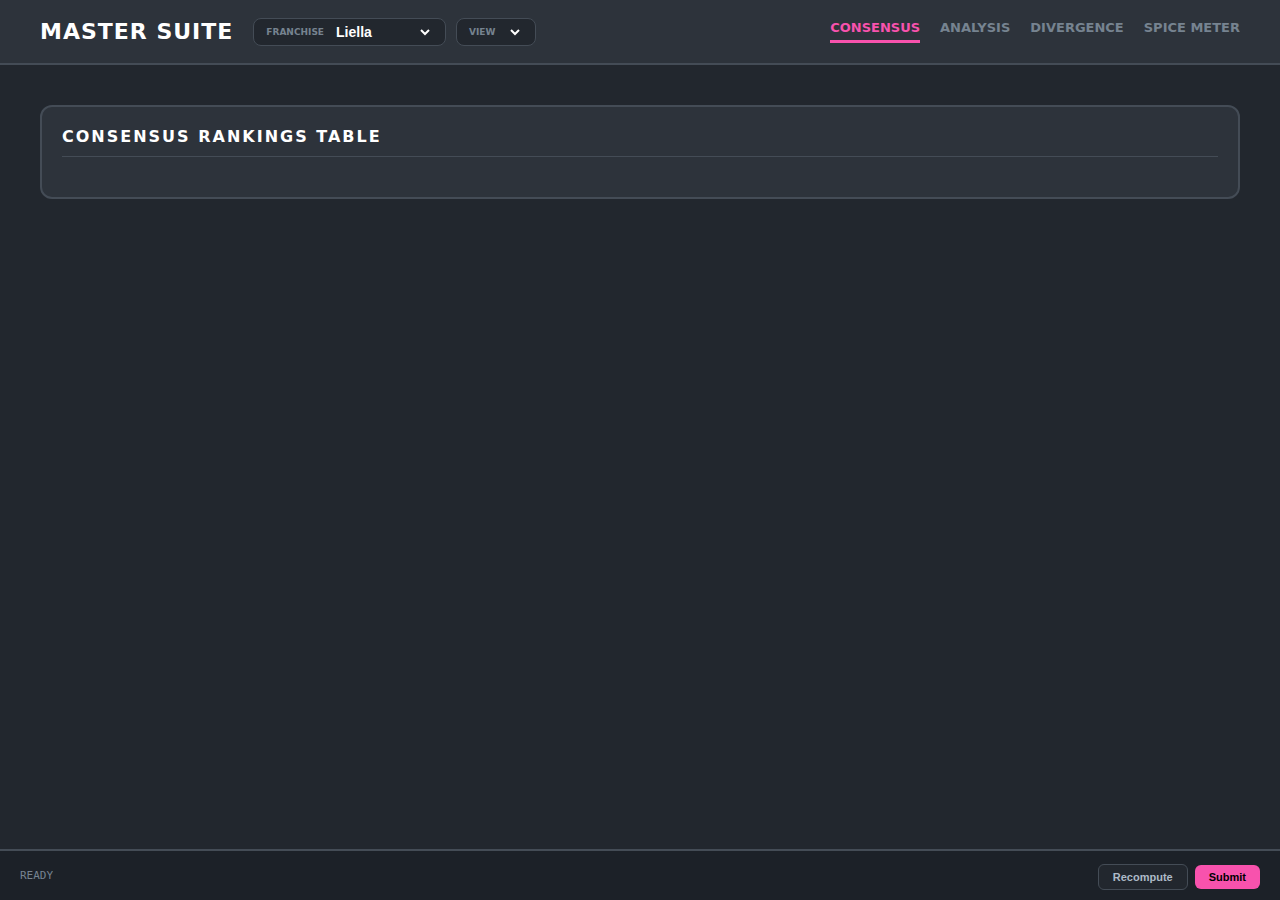
<file: test.html>
<!DOCTYPE html>
<html lang="en">
<head>
    <meta charset="UTF-8">
    <meta name="viewport" content="width=device-width, initial-scale=1.0, maximum-scale=1.0">
    <title>Master Rankings Suite</title>
    <style>
        :root {
            --bg: #22272e; --card: #2d333b; --border: #444c56;
            --pink: #f852ad; --green: #57ab5a; --red: #f85149;
            --text: #adbac7; --muted: #768390;
            --font-size-base: 22px;
        }

        * { box-sizing: border-box; }
        body { 
            font-family: -apple-system, system-ui, sans-serif; background: var(--bg); color: var(--text); 
            margin: 0; font-size: var(--font-size-base); min-height: 100vh; display: flex; flex-direction: column; 
        }

        /* HEADER */
        header { background: var(--card); border-bottom: 2px solid var(--border); padding: 15px 20px; display: flex; flex-direction: column; gap: 15px; flex-shrink: 0; }
        @media (min-width: 1024px) { header { flex-direction: row; justify-content: space-between; padding: 15px 40px; align-items: center; } }

        .brand-section { display: flex; align-items: center; gap: 20px; flex-wrap: wrap; }
        .brand-section h1 { font-size: 22px; margin: 0; text-transform: uppercase; color: #fff; letter-spacing: 1px; }

        .selector-group { display: flex; gap: 10px; }
        .selector-wrapper { display: flex; align-items: center; gap: 8px; background: var(--bg); padding: 4px 12px; border-radius: 8px; border: 1px solid var(--border); }
        .selector-wrapper label { font-size: 9px; text-transform: uppercase; color: var(--muted); font-weight: bold; }
        select { background: transparent; color: #fff; border: none; font-size: 14px; font-weight: bold; cursor: pointer; outline: none; }

        .nav { display: flex; gap: 20px; overflow-x: auto; padding-bottom: 5px; }
        .nav-item { cursor: pointer; color: var(--muted); font-size: 13px; font-weight: bold; text-transform: uppercase; white-space: nowrap; padding: 5px 0; border-bottom: 3px solid transparent; }
        .nav-item.active { color: var(--pink); border-bottom-color: var(--pink); }

        /* MAIN CONTENT */
        main { flex: 1; padding: 20px; padding-bottom: 120px; overflow-y: auto; }
        @media (min-width: 1024px) { main { padding: 40px 40px 140px 40px; } }

        .grid { display: grid; grid-template-columns: 1fr; gap: 25px; }
        @media (min-width: 1200px) { .grid { grid-template-columns: repeat(2, 1fr); } }

        .card { background: var(--card); border: 2px solid var(--border); border-radius: 12px; padding: 20px; margin-bottom: 25px; position: relative; }
        h3 { margin: 0 0 20px 0; color: #fff; font-size: 16px; text-transform: uppercase; letter-spacing: 2px; border-bottom: 1px solid var(--border); padding-bottom: 10px; }

        .table-container { width: 100%; overflow-x: auto; }
        table { width: 100%; border-collapse: collapse; min-width: 500px; }
        th { text-align: left; padding: 12px 8px; color: var(--muted); border-bottom: 2px solid var(--border); text-transform: uppercase; font-size: 11px; }
        td { padding: 12px 8px; border-bottom: 1px solid var(--border); font-size: 14px; }
        .metric { font-family: monospace; font-weight: bold; color: var(--pink); font-size: 16px; }

        /* FIXED FOOTER */
        footer { position: fixed; bottom: 0; left: 0; width: 100%; background: #1c2128; border-top: 2px solid var(--border); padding: 10px 20px; display: flex; align-items: center; justify-content: space-between; gap: 15px; z-index: 1000; }
        .footer-left { display: flex; align-items: center; gap: 15px; flex: 1; min-width: 0; }
        .btn-footer { background: var(--bg); color: var(--text); border: 1px solid var(--border); padding: 6px 14px; border-radius: 6px; font-size: 11px; cursor: pointer; font-weight: bold; white-space: nowrap; }
        .btn-submit-action { background: var(--pink); color: #000; border: none; }
        #engine-log { font-size: 11px; font-family: monospace; color: var(--muted); white-space: nowrap; overflow: hidden; text-overflow: ellipsis; }

        /* BARS */
        .bar-bg { width: 100%; height: 12px; background: #1c2128; margin-top: 8px; border-radius: 6px; overflow: hidden; }
        .bar-fill { height: 100%; background: var(--pink); border-radius: 6px; transition: width 0.6s ease; width: 0; }

        /* MODAL */
        #submission-overlay { position: fixed; top: 0; left: 0; width: 100%; height: 100%; background: rgba(13, 17, 23, 0.98); display: none; justify-content: center; align-items: center; z-index: 2000; padding: 20px; }
        .modal-card { width: 100%; max-width: 800px; background: var(--card); border: 2px solid var(--border); border-radius: 12px; padding: 30px; position: relative; max-height: 90vh; overflow-y: auto; }
        .close-btn { position: absolute; top: 15px; right: 20px; font-size: 24px; cursor: pointer; color: var(--muted); }
        input[type="text"], textarea, .modal-select { width: 100%; background: #1c2128; border: 1px solid var(--border); border-radius: 8px; color: #fff; padding: 12px; font-size: 16px; outline: none; margin-top: 5px; }
        textarea { height: 250px; font-family: monospace; font-size: 14px; }
        .submit-btn { background: var(--pink); color: #000; font-weight: 800; border: none; padding: 15px; border-radius: 8px; width: 100%; cursor: pointer; text-transform: uppercase; font-size: 14px; margin-top: 20px; }

        /* MATRIX FIX */
        #c-matrix { display: grid; gap: 2px; margin-top: 10px; }
        .cell { aspect-ratio: 1/1; display: flex; align-items: center; justify-content: center; border-radius: 2px; font-size: 10px; font-weight: bold; border: 1px solid rgba(0,0,0,0.1); }
        .m-label { font-size: 9px; color: var(--muted); padding: 5px; text-align: center; font-weight: bold; overflow: hidden; text-overflow: ellipsis; white-space: nowrap; }

        .empty-notice { color: var(--muted); font-size: 12px; padding: 20px; text-align: center; font-style: italic; }

        .hidden { display: none !important; }
    </style>
</head>
<body>

<header>
    <div class="brand-section">
        <h1>Master Suite</h1>
        <div class="selector-group">
            <div class="selector-wrapper">
                <label>Franchise</label>
                <select id="view-franchise" onchange="changeFranchiseView()">
                    <option value="liella">Liella</option>
                    <option value="aqours">Aqours</option>
                    <option value="u's">u's</option>
                    <option value="nijigasaki">Nijigasaki</option>
                    <option value="hasunosora">Hasunosora</option>
                </select>
            </div>
            <div class="selector-wrapper">
                <label>View</label>
                <select id="view-subgroup" onchange="syncData()"></select>
            </div>
        </div>
    </div>
    <div class="nav">
        <div class="nav-item active" id="btn-leader" onclick="tab('leader')">Consensus</div>
        <div class="nav-item" id="btn-more" onclick="tab('more')">Analysis</div>
        <div class="nav-item" id="btn-opps" onclick="tab('opps')">Divergence</div>
        <div class="nav-item" id="btn-spice" onclick="tab('spice')">Spice Meter</div>
    </div>
</header>

<main>
    <div id="view-leader" class="card"><h3>Consensus Rankings Table</h3><div class="table-container" id="c-leaderboard"></div></div>
    <div id="view-more" class="grid hidden">
        <div class="card"><h3>Universally Top/Bottom 10</h3><div class="table-container" id="c-universal"></div></div>
        <div class="card"><h3>Most Disputed Songs</h3><div class="table-container" id="c-disputed"></div></div>
        <div class="card"><h3>Subunit Popularity</h3><div class="table-container" id="c-subunits"></div></div>
        <div class="card"><h3>Most Controversial Songs</h3><div class="table-container" id="c-controversy"></div></div>
        <div class="card"><h3>Sleeper Songs</h3><div class="table-container" id="c-sleeper"></div></div>
        <div class="card"><h3>Most Consistently Ranked</h3><div class="table-container" id="c-consistent"></div></div>
        <div class="card"><h3>Outlier Users</h3><div class="table-container" id="c-outliers"></div></div>
    </div>
    <div id="view-opps" class="card hidden"><h3>User Divergence Matrix</h3><div class="table-container" id="matrix-scroll-wrapper"><div id="c-matrix"></div></div></div>
    <div id="view-spice" class="card hidden"><h3>Weighted Global Spice Breakdown</h3><div id="c-spice"></div></div>
</main>

<div id="submission-overlay">
    <div class="modal-card">
        <span class="close-btn" onclick="toggleSubmission(false)">&times;</span>
        <h3>New Submission</h3>
        <div class="form-group"><label>Franchise</label><select id="sub-franchise" class="modal-select"><option value="liella">Liella</option><option value="aqours">Aqours</option><option value="u's">u's</option><option value="nijigasaki">Nijigasaki</option><option value="hasunosora">Hasunosora</option></select></div>
        <div class="form-group"><label>Username</label><input type="text" id="in-user" placeholder="Enter Name"></div>
        <div class="form-group"><label>Ranked List</label><textarea id="in-list" placeholder="1. Song - Artist"></textarea></div>
        <button class="submit-btn" onclick="postSubmission()">Submit to All Songs</button>
        <div id="submit-log" style="margin-top:15px; font-size:12px;"></div>
    </div>
</div>

<footer>
    <div class="footer-left"><div id="engine-log">READY</div></div>
    <div class="footer-right">
        <button class="btn-footer" onclick="recompute()">Recompute</button>
        <button class="btn-footer btn-submit-action" onclick="toggleSubmission(true)">Submit</button>
    </div>
</footer>

<script>
    const API = "http://localhost:8000/api/v1";
    let activeTab = 'leader', allSubgroups = []; 

    async function init() { await fetchMasterSubgroups(); syncData(); }

    async function fetchMasterSubgroups() {
        const franchises = ["liella", "aqours", "u's", "nijigasaki", "hasunosora"];
        const results = await Promise.all(franchises.map(f => fetch(`${API}/subgroups?franchise=${f}`).then(r => r.json()).catch(() => [])));
        allSubgroups = results.flat();
        updateSubgroupDropdown();
    }

    function updateSubgroupDropdown() {
        const f = document.getElementById('view-franchise').value, sel = document.getElementById("view-subgroup");
        const filtered = allSubgroups.filter(sg => sg.franchise === f);
        sel.innerHTML = filtered.map(s => `<option value="${s.name}">${s.name}</option>`).join("");
        if (filtered.some(s => s.name === "All Songs")) sel.value = "All Songs";
    }

    function changeFranchiseView() { 
        // 1. Wipe everything to prevent "Liella ghost data" from showing
        wipeUI();
        updateSubgroupDropdown(); 
        syncData(); 
    }

    function wipeUI() {
        const ids = ['c-leaderboard', 'c-universal', 'c-disputed', 'c-subunits', 'c-controversy', 'c-sleeper', 'c-consistent', 'c-outliers', 'c-matrix', 'c-spice'];
        ids.forEach(id => {
            const el = document.getElementById(id);
            if(el) el.innerHTML = `<div class="empty-notice">Updating for new franchise...</div>`;
        });
    }

    function tab(name) { 
        activeTab = name; 
        document.querySelectorAll('.nav-item').forEach(i => i.classList.remove('active'));
        document.getElementById(`btn-${name}`).classList.add('active');
        document.querySelectorAll('main > div').forEach(v => v.classList.add('hidden'));
        document.getElementById(`view-${name}`).classList.remove('hidden');
        syncData();
    }

    async function syncData() {
        const sub = document.getElementById('view-subgroup').value, f = document.getElementById('view-franchise').value;
        if (!sub) return;
        try {
            const [ranks, cont, takes, spice] = await Promise.all([
                fetch(`${API}/analysis/rankings?franchise=${f}&subgroup=${sub}`).then(r => r.ok ? r.json() : null),
                fetch(`${API}/analysis/controversy?franchise=${f}&subgroup=${sub}`).then(r => r.ok ? r.json() : null),
                fetch(`${API}/analysis/takes?franchise=${f}&subgroup=${sub}`).then(r => r.ok ? r.json() : null),
                fetch(`${API}/analysis/spice?franchise=${f}`).then(r => r.ok ? r.json() : null)
            ]);

            if (!ranks) { wipeUI(); return; }

            renderLeaderboard(ranks.rankings);
            if(activeTab === 'more') {
                renderUniversal(ranks.rankings, cont?.results || []); renderDisputed(takes?.takes || []);
                renderSubunitPopularity(ranks.rankings, cont?.results || [], f); renderControversy(cont?.results || []);
                renderConsistent(cont?.results || []); renderSleepers(takes?.takes || []); renderOutliers(spice?.results || []);
            }
            if(activeTab === 'opps') renderMatrix(sub, f);
            if(activeTab === 'spice') renderSpice(spice?.results || []);
        } catch (e) { wipeUI(); }
    }

    function renderLeaderboard(ranks) {
        document.getElementById('c-leaderboard').innerHTML = `<table><tr><th>Rank</th><th>Song Name</th><th>Avg Rank</th><th>Points</th></tr>` + 
            ranks.map((s, i) => `<tr><td style="font-weight:800; color:var(--pink)">${i+1}</td><td>${s.song_name}</td><td class="metric">${s.average}</td><td>${s.points}</td></tr>`).join('') + `</table>`;
    }

    function renderUniversal(ranks, controversy) {
        const top = ranks.slice(0, 10), btm = ranks.slice(-10);
        const mapAgreement = (songName) => {
            const c = controversy.find(x => x.song_name === songName);
            if (!c) return "0.0";
            return Math.max(0, 100 - ((c.cv * c.avg_rank) * 2.5)).toFixed(1);
        };
        const rows = [...top, ...btm].map((s, i) => `<tr><td><span style="color:${i < 10 ? 'var(--green)' : 'var(--red)'}; font-weight:bold;">${i < 10 ? 'TOP' : 'BTM'}</span></td><td>${s.song_name}</td><td class="metric">${s.average}</td><td>${mapAgreement(s.song_name)}%</td></tr>`).join('');
        document.getElementById('c-universal').innerHTML = `<table><tr><th>Type</th><th>Song Name</th><th>Avg Rank</th><th>Agreement</th></tr>${rows}</table>`;
    }

    function renderDisputed(takes) {
        const songGroups = {};
        takes.forEach(t => { if (!songGroups[t.song_name]) songGroups[t.song_name] = []; songGroups[t.song_name].push(t); });
        const res = Object.keys(songGroups).map(name => {
            const g = songGroups[name].sort((a,b) => a.user_rank - b.user_rank);
            return { name, fight: `${g[0].username} vs ${g[g.length-1].username}`, diff: Math.abs(g[g.length-1].user_rank - g[0].user_rank), avg: (g.reduce((a,c)=>a+Math.abs(c.delta),0)/g.length).toFixed(1) };
        }).sort((a,b) => b.diff - a.diff).slice(0, 10);
        document.getElementById('c-disputed').innerHTML = `<table><tr><th>Song Name</th><th>Biggest Fight</th><th>Max Diff</th><th>Avg Diff</th></tr>` + res.map(r => `<tr><td>${r.name}</td><td style="font-weight:bold">${r.fight}</td><td class="metric">${r.diff}</td><td>${r.avg}</td></tr>`).join('') + `</table>`;
    }

    function renderSubunitPopularity(rankings, controversy, franchise) {
        const subunits = allSubgroups.filter(sg => sg.franchise === franchise && sg.is_subunit);
        if (!subunits.length) { document.getElementById('c-subunits').innerHTML = "No units defined."; return; }
        const data = subunits.map(unit => {
            const rS = rankings.filter(r => unit.songs.includes(r.song_name)), cS = controversy.filter(r => unit.songs.includes(r.song_name));
            return { name: unit.name, avg: rS.length ? (rS.reduce((a,b)=>a+b.average,0)/rS.length).toFixed(2) : 0, div: cS.length ? (cS.reduce((a,b)=>a+b.cv,0)/cS.length).toFixed(4) : 0 };
        }).sort((a,b) => a.avg - b.avg);
        document.getElementById('c-subunits').innerHTML = `<table><tr><th>Unit</th><th>Avg Rank</th><th>Divergence</th></tr>` + data.map(d => `<tr><td style="font-weight:bold; color:#fff">${d.name}</td><td class="metric">${d.avg}</td><td>${d.div}</td></tr>`).join('') + `</table>`;
    }

    function renderControversy(results) { document.getElementById('c-controversy').innerHTML = `<table><tr><th>Song Name</th><th>Score</th><th>Divergence</th><th>Avg Rank</th></tr>` + results.slice(0, 10).map(s => `<tr><td>${s.song_name}</td><td class="metric">${s.controversy_score}</td><td>${s.cv}</td><td>${s.avg_rank}</td></tr>`).join('') + `</table>`; }
    function renderConsistent(results) { const sorted = [...results].sort((a,b) => a.controversy_score - b.controversy_score).slice(0, 10); document.getElementById('c-consistent').innerHTML = `<table><tr><th>Song Name</th><th>Score</th><th>Divergence</th><th>Avg Rank</th></tr>` + sorted.map(s => `<tr><td>${s.song_name}</td><td class="metric">${s.controversy_score}</td><td>${s.cv}</td><td>${s.avg_rank}</td></tr>`).join('') + `</table>`; }
    function renderSleepers(takes) { const sleepers = takes.filter(t => t.score < -15).slice(0, 10); document.getElementById('c-sleeper').innerHTML = `<table><tr><th>Song Name</th><th>Lover</th><th>Avg Rank</th><th>Gap</th></tr>` + sleepers.map(t => `<tr><td>${t.song_name}</td><td style="font-weight:bold">${t.username}</td><td>${t.group_avg}</td><td class="metric" style="color:var(--green)">${Math.abs(t.delta).toFixed(1)}</td></tr>`).join('') + `</table>`; }
    
    function renderOutliers(results) { 
        if (!results || !results.length) { document.getElementById('c-outliers').innerHTML = "No data."; return; }
        const s = results.map(u => u.global_spice), min = Math.min(...s), max = Math.max(...s), r = (max - min) || 1;
        document.getElementById('c-outliers').innerHTML = `<table><tr><th>Username</th><th>Spice</th><th>Heat</th></tr>` + 
            results.slice(0, 10).map(u => {
                const norm = ((u.global_spice - min) / r) * 100;
                return `<tr><td style="font-weight:bold">${u.username}</td><td class="metric">${u.global_spice}</td><td><div class="bar-bg"><div class="bar-fill" style="width:${norm}%"></div></div></td></tr>`;
            }).join('') + `</table>`;
    }

    async function renderMatrix(sub, f) {
        const wrap = document.getElementById("c-matrix");
        wrap.innerHTML = "Fetching matrix...";
        try {
            const r = await fetch(`${API}/analysis/divergence?franchise=${f}&subgroup=${sub}`);
            if (!r.ok) { wrap.innerHTML = "Insufficient data."; return; }
            const d = await r.json(), u = Object.keys(d.matrix).sort();
            if (u.length === 0) { wrap.innerHTML = "Insufficient data."; return; }
            const max = Math.max(...Object.values(d.matrix).flatMap(o => Object.values(o))) || 1;
            wrap.style.gridTemplateColumns = `120px repeat(${u.length}, 1fr)`;
            wrap.innerHTML = `<div></div>` + u.map(n => `<div class="m-label">${n}</div>`).join('');
            u.forEach(u1 => { wrap.innerHTML += `<div class="m-label" style="text-align:left">${u1}</div>`; u.forEach(u2 => { const v = d.matrix[u1][u2], op = Math.pow(v/max, 1.8); wrap.innerHTML += `<div class="cell" style="background:rgba(248, 82, 173, ${op}); color:${op > 0.5 ? '#000' : '#fff'}; border-bottom:1px solid #1c2128;">${v}</div>`; }); });
        } catch (e) { wrap.innerHTML = "Analysis not ready."; }
    }

    function renderSpice(results) {
        if (!results || !results.length) { document.getElementById('c-spice').innerHTML = `<div class="empty-notice">No spice data computed for this franchise.</div>`; return; }
        const s = results.map(u => u.global_spice), min = Math.min(...s), max = Math.max(...s), r = (max - min) || 1;
        document.getElementById('c-spice').innerHTML = results.map(u => {
            const norm = ((u.global_spice - min) / r) * 100;
            return `<div style="margin-bottom:40px;"><div style="display:flex; justify-content:space-between; font-size:20px;"><strong>${u.username}</strong><span class="metric">${u.global_spice}</span></div><div class="bar-bg" style="height:20px"><div class="bar-fill" style="width:${norm}%"></div></div><div style="font-size:12px; color:var(--muted); margin-top:15px; line-height:1.6">${Object.entries(u.group_breakdown).map(([k,v])=>`<strong>${k}</strong>: ${v}`).join(' • ')}</div></div>`;
        }).join('');
    }

    function toggleSubmission(show) { document.getElementById('submission-overlay').style.display = show ? 'flex' : 'none'; }
    async function postSubmission() {
        const log = document.getElementById('submit-log'), user = document.getElementById('in-user').value, list = document.getElementById('in-list').value, franchise = document.getElementById('sub-franchise').value;
        log.innerHTML = "POSTING...";
        try {
            const r = await fetch(`${API}/submit`, { method: 'POST', headers: { 'Content-Type': 'application/json' }, body: JSON.stringify({ username: user, franchise: franchise, subgroup_name: "All Songs", ranking_list: list }) });
            const d = await r.json();
            if (d.status === "VALID") log.innerHTML = `<span style="color:var(--green)">SUCCESS. Trigger Recompute.</span>`;
            else log.innerHTML = `<span style="color:var(--red)">ERR: LINE ${Object.values(d.conflicts)[0].line_num}</span>`;
        } catch (e) { log.innerHTML = "ERROR."; }
    }

    async function recompute() {
        document.getElementById('engine-log').innerText = "CALCULATING...";
        await fetch(`${API}/analysis/trigger`, { method: 'POST' });
        setTimeout(() => { syncData(); document.getElementById('engine-log').innerText = "READY"; }, 3000);
    }

    init();
</script>
</body>
</html>
</file>
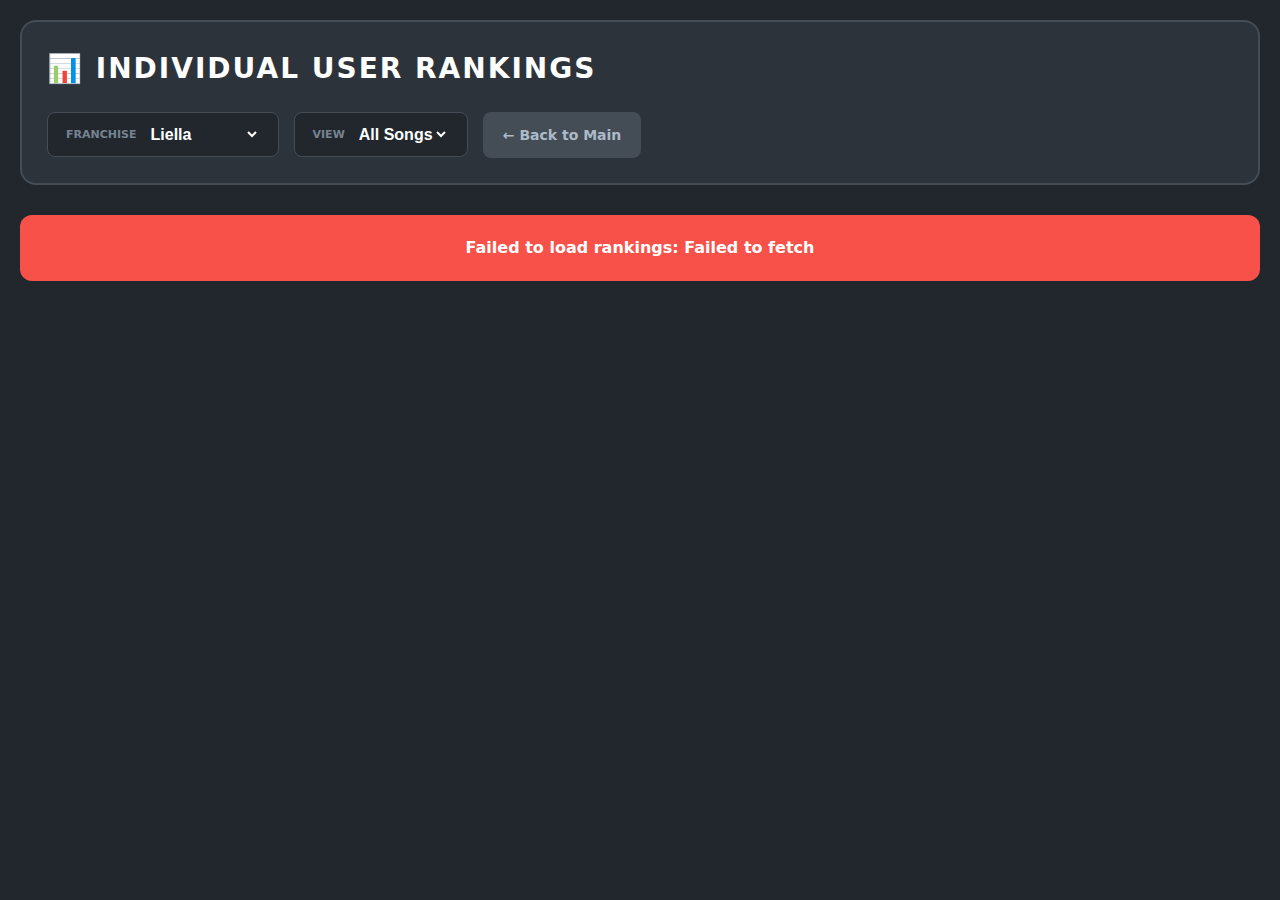
<file: users.html>
<!DOCTYPE html>
<html lang="en">

<head>
    <meta charset="UTF-8">
    <meta name="viewport" content="width=device-width, initial-scale=1.0">
    <title>User Rankings - LL Rankings</title>
    <style>
        :root {
            --bg: #22272e;
            --card: #2d333b;
            --border: #444c56;
            --pink: #f852ad;
            --green: #57ab5a;
            --red: #f85149;
            --text: #adbac7;
            --muted: #768390;
        }

        * {
            box-sizing: border-box;
            margin: 0;
            padding: 0;
        }

        body {
            font-family: -apple-system, system-ui, sans-serif;
            background: var(--bg);
            color: var(--text);
            padding: 20px;
            line-height: 1.6;
        }

        header {
            background: var(--card);
            border: 2px solid var(--border);
            border-radius: 16px;
            padding: 25px;
            margin-bottom: 30px;
        }

        h1 {
            color: #fff;
            font-size: 28px;
            margin-bottom: 20px;
            text-transform: uppercase;
            letter-spacing: 2px;
        }

        .controls {
            display: flex;
            gap: 15px;
            flex-wrap: wrap;
            align-items: center;
        }

        .selector-wrapper {
            display: flex;
            align-items: center;
            gap: 10px;
            background: var(--bg);
            padding: 12px 18px;
            border-radius: 8px;
            border: 1px solid var(--border);
        }

        .selector-wrapper label {
            font-size: 11px;
            text-transform: uppercase;
            color: var(--muted);
            font-weight: bold;
        }

        select {
            background: transparent;
            color: #fff;
            border: none;
            font-size: 16px;
            font-weight: bold;
            outline: none;
            cursor: pointer;
        }

        .back-link {
            display: inline-block;
            padding: 12px 20px;
            background: var(--border);
            color: var(--text);
            text-decoration: none;
            border-radius: 8px;
            font-weight: bold;
            font-size: 14px;
            transition: background 0.2s;
        }

        .back-link:hover {
            background: var(--pink);
            color: #000;
        }

        .user-grid {
            display: grid;
            grid-template-columns: repeat(auto-fill, minmax(400px, 1fr));
            gap: 25px;
            margin-top: 20px;
        }

        .user-card {
            background: var(--card);
            border: 2px solid var(--border);
            border-radius: 16px;
            padding: 25px;
            transition: border-color 0.3s;
        }

        .user-card:hover {
            border-color: var(--pink);
        }

        .user-header {
            display: flex;
            justify-content: space-between;
            align-items: center;
            margin-bottom: 20px;
            padding-bottom: 15px;
            border-bottom: 2px solid var(--border);
        }

        .user-name {
            font-size: 20px;
            font-weight: 900;
            color: var(--pink);
            text-transform: uppercase;
        }

        .song-count {
            font-size: 14px;
            color: var(--muted);
            font-family: monospace;
            font-weight: bold;
        }

        .rankings-list {
            max-height: 600px;
            overflow-y: auto;
            padding-right: 10px;
        }

        .rankings-list::-webkit-scrollbar {
            width: 8px;
        }

        .rankings-list::-webkit-scrollbar-track {
            background: var(--bg);
            border-radius: 4px;
        }

        .rankings-list::-webkit-scrollbar-thumb {
            background: var(--border);
            border-radius: 4px;
        }

        .rankings-list::-webkit-scrollbar-thumb:hover {
            background: var(--pink);
        }

        .rank-item {
            display: flex;
            align-items: center;
            gap: 15px;
            padding: 10px;
            margin-bottom: 8px;
            background: var(--bg);
            border-radius: 8px;
            transition: background 0.2s;
        }

        .rank-item:hover {
            background: #1c2128;
        }

        .rank-number {
            font-size: 18px;
            font-weight: 900;
            color: var(--pink);
            min-width: 45px;
            text-align: right;
            font-family: monospace;
        }

        .song-name {
            flex: 1;
            font-size: 15px;
            color: var(--text);
        }

        .loading {
            text-align: center;
            padding: 100px 20px;
            font-size: 24px;
            color: var(--muted);
        }

        .error {
            background: var(--red);
            color: #fff;
            padding: 20px;
            border-radius: 12px;
            margin: 20px 0;
            text-align: center;
            font-weight: bold;
        }

        .stats {
            display: flex;
            gap: 20px;
            flex-wrap: wrap;
            background: var(--bg);
            padding: 15px;
            border-radius: 8px;
            margin-bottom: 25px;
        }

        .stat-item {
            font-size: 14px;
            color: var(--muted);
        }

        .stat-value {
            font-size: 24px;
            font-weight: 900;
            color: var(--pink);
            display: block;
        }
    </style>
</head>

<body>
    <header>
        <h1>📊 Individual User Rankings</h1>
        <div class="controls">
            <div class="selector-wrapper">
                <label>Franchise</label>
                <select id="franchise-select" onchange="loadRankings()">
                    <option value="liella">Liella</option>
                    <option value="aqours">Aqours</option>
                    <option value="u's">u's</option>
                    <option value="nijigasaki">Nijigasaki</option>
                    <option value="hasunosora">Hasunosora</option>
                </select>
            </div>
            <div class="selector-wrapper">
                <label>View</label>
                <select id="subgroup-select">
                    <option value="All Songs">All Songs</option>
                </select>
            </div>
            <a href="index.html" class="back-link">← Back to Main</a>
        </div>
    </header>

    <div id="stats-container"></div>
    <div id="content">
        <div class="loading">Loading user rankings...</div>
    </div>

    <script>
        const API = "http://localhost:8000/api/v1";

        async function loadRankings() {
            const franchise = document.getElementById('franchise-select').value;
            const subgroup = document.getElementById('subgroup-select').value;
            const content = document.getElementById('content');
            const stats = document.getElementById('stats-container');

            content.innerHTML = '<div class="loading">Loading rankings...</div>';
            stats.innerHTML = '';

            try {
                const response = await fetch(`${API}/users/rankings?franchise=${franchise}&subgroup=${encodeURIComponent(subgroup)}`);

                if (!response.ok) {
                    throw new Error(`API returned ${response.status}`);
                }

                const data = await response.json();

                // Display stats
                stats.innerHTML = `
                    <div class="stats">
                        <div class="stat-item">
                            <span class="stat-value">${data.total_users}</span>
                            Total Users
                        </div>
                        <div class="stat-item">
                            <span class="stat-value">${data.franchise}</span>
                            Franchise
                        </div>
                    </div>
                `;

                // Display user cards
                if (data.users.length === 0) {
                    content.innerHTML = '<div class="loading">No rankings found</div>';
                    return;
                }

                const grid = document.createElement('div');
                grid.className = 'user-grid';

                data.users.forEach(user => {
                    const card = document.createElement('div');
                    card.className = 'user-card';

                    const rankingsList = user.rankings.map(r => `
                        <div class="rank-item">
                            <div class="rank-number">#${r.rank}</div>
                            <div class="song-name">${r.song_name}</div>
                        </div>
                    `).join('');

                    card.innerHTML = `
                        <div class="user-header">
                            <div class="user-name">${user.username}</div>
                            <div class="song-count">${user.total_songs} songs</div>
                        </div>
                        <div class="rankings-list">
                            ${rankingsList}
                        </div>
                    `;

                    grid.appendChild(card);
                });

                content.innerHTML = '';
                content.appendChild(grid);

            } catch (error) {
                console.error('Error loading rankings:', error);
                content.innerHTML = `<div class="error">Failed to load rankings: ${error.message}</div>`;
            }
        }

        // Load on page load
        loadRankings();
    </script>
</body>

</html>
</file>
